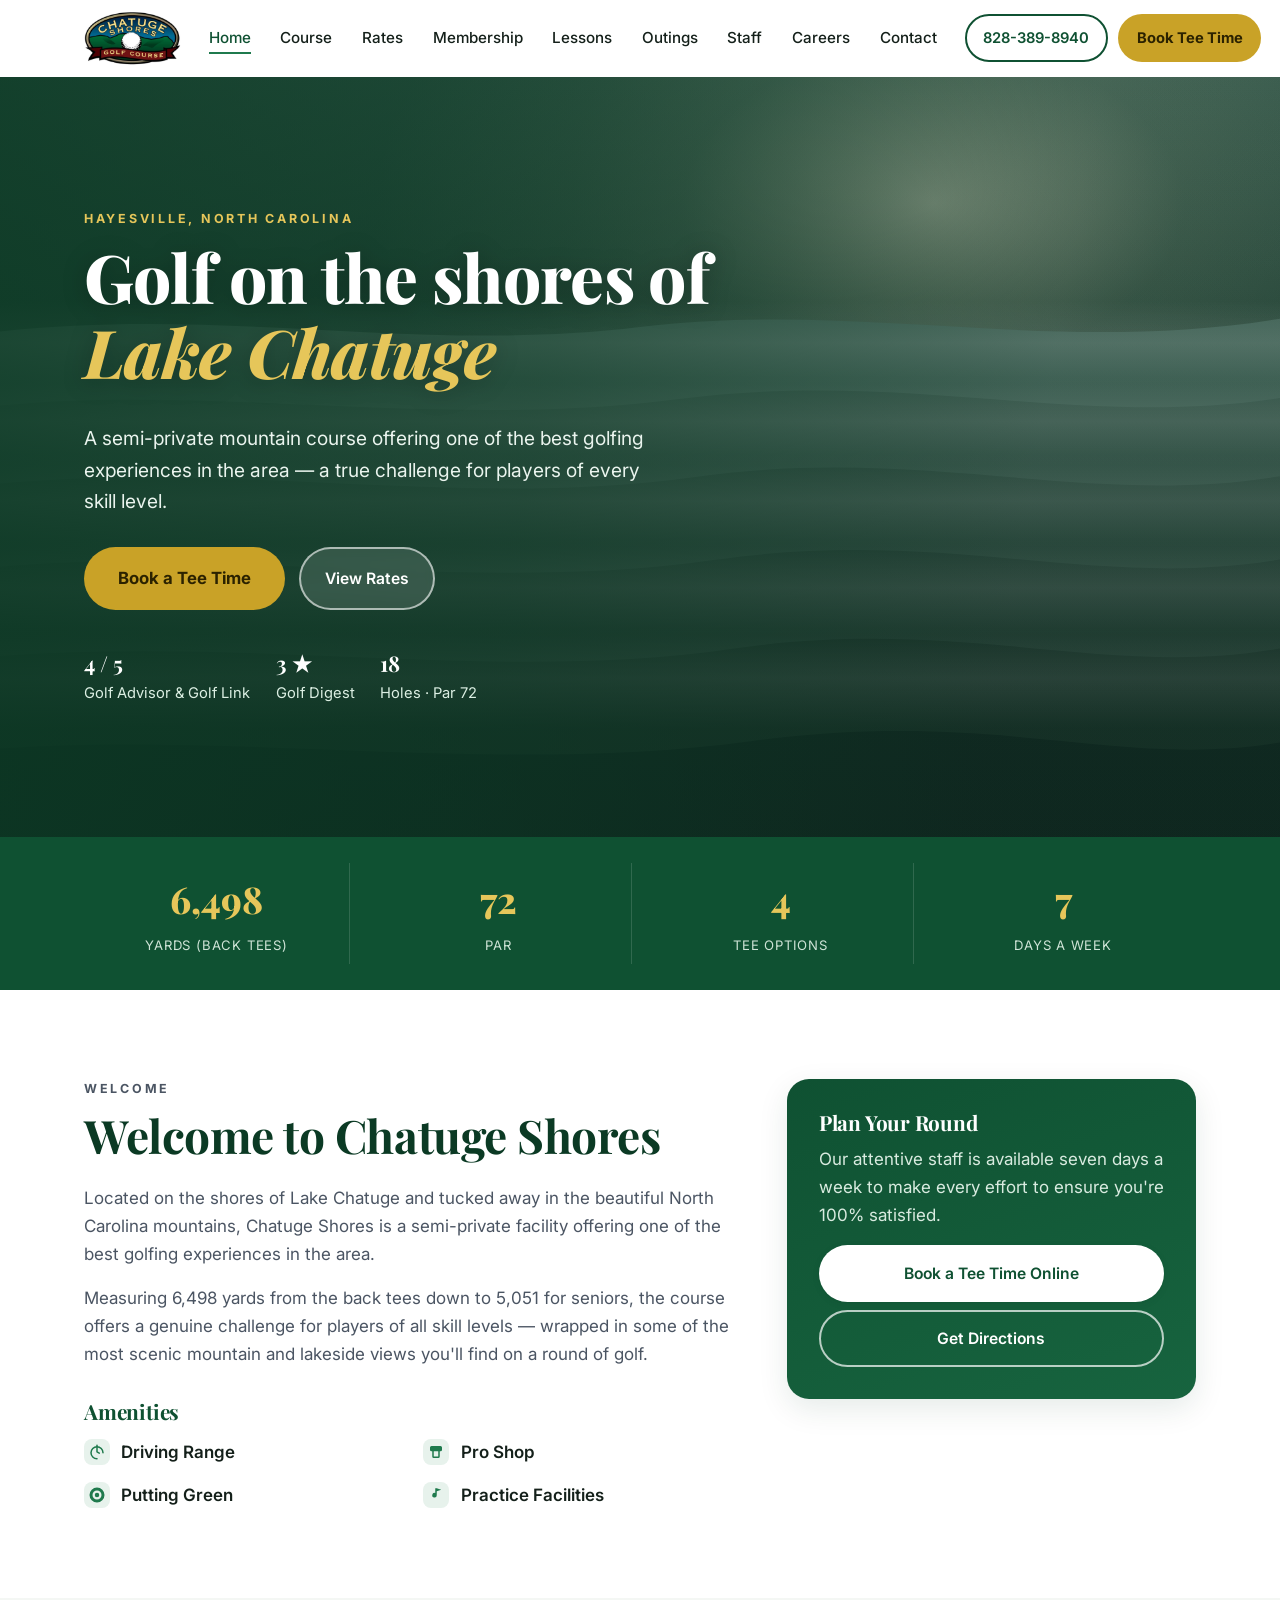
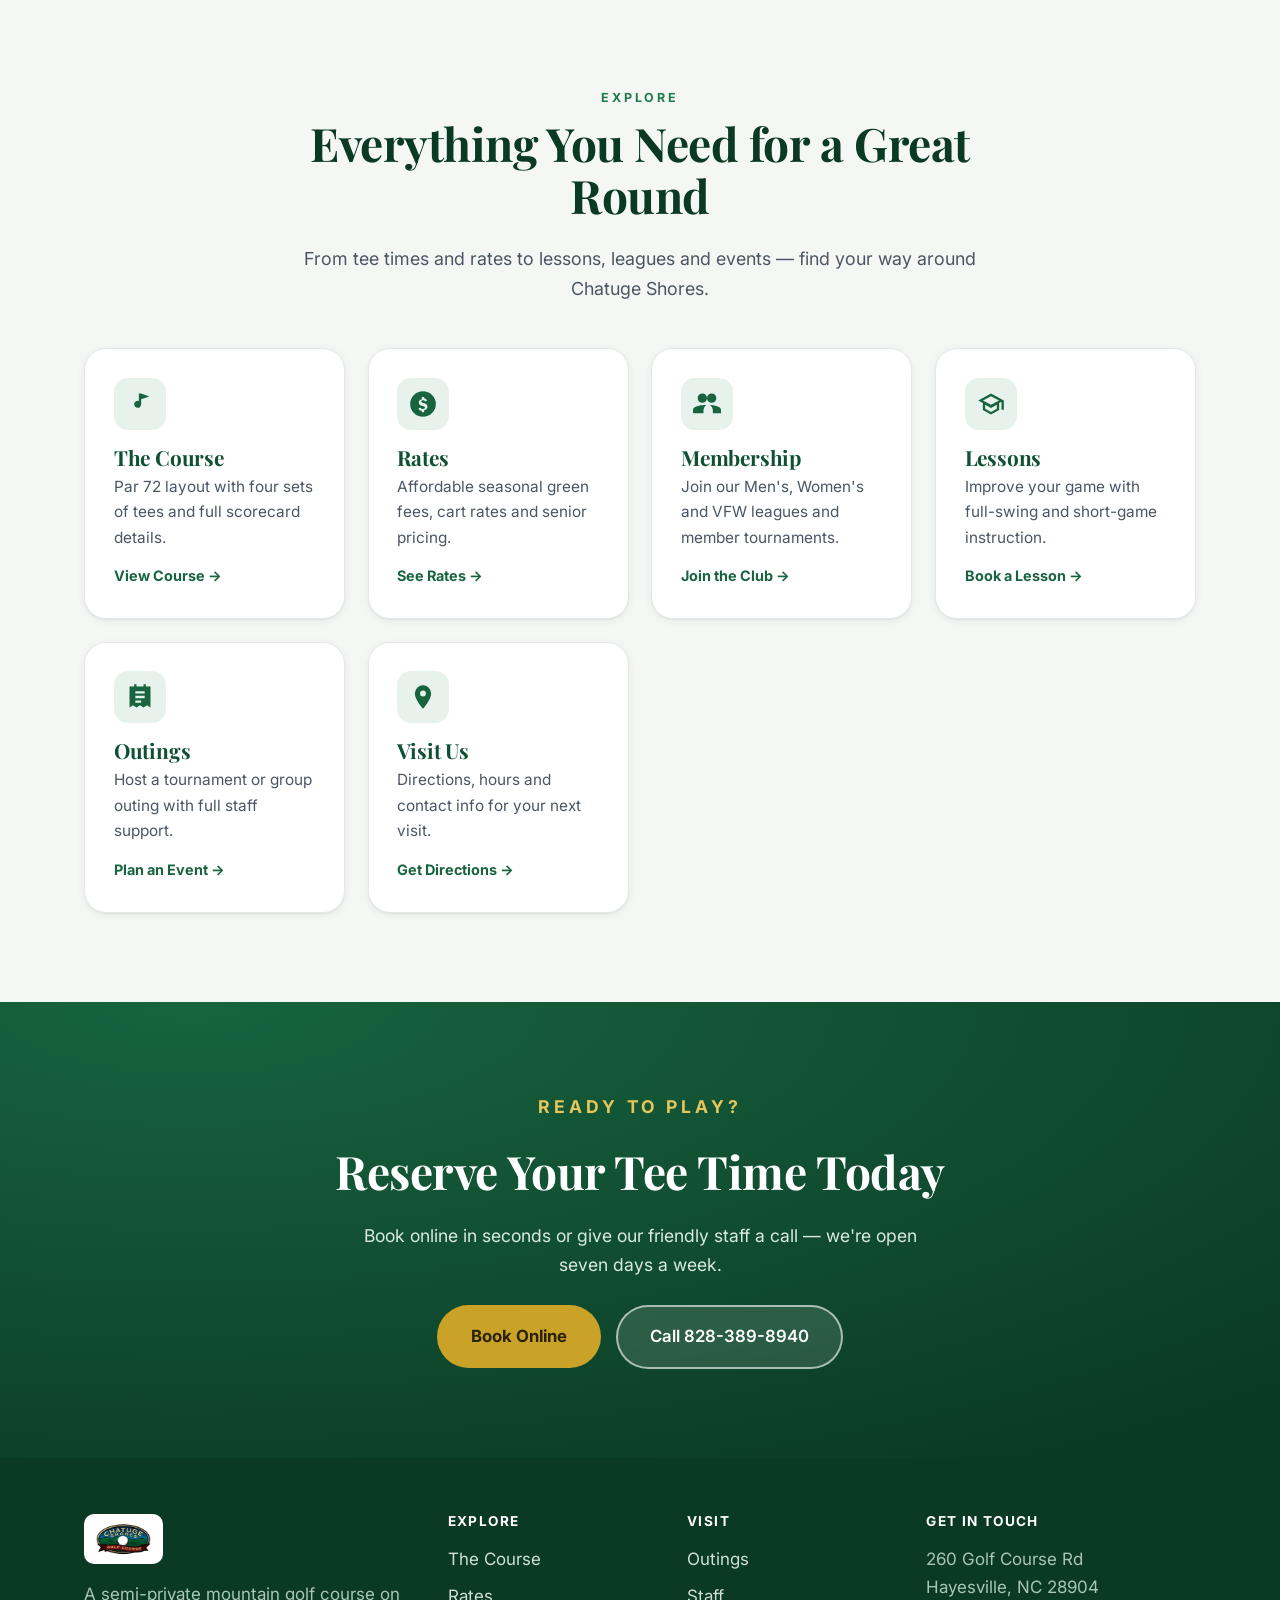
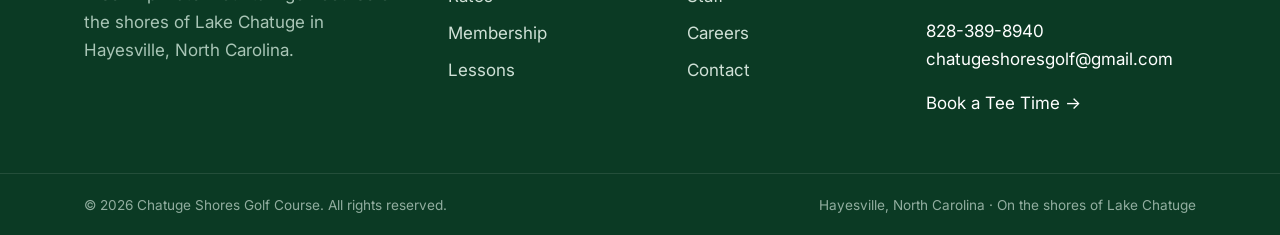
<file: index.html>
<!DOCTYPE html>
<html lang="en">
<head>
  <meta charset="UTF-8" />
  <meta name="viewport" content="width=device-width, initial-scale=1.0" />
  <title>Chatuge Shores Golf Course | Hayesville, NC</title>
  <meta name="description" content="Chatuge Shores Golf Course is a semi-private 18-hole golf course on the shores of Lake Chatuge in the North Carolina mountains. Book tee times online, driving range, pro shop and putting green." />
  <meta name="theme-color" content="#0f5132" />
  <meta property="og:title" content="Chatuge Shores Golf Course" />
  <meta property="og:description" content="One of the best golfing experiences in the North Carolina mountains, on the shores of Lake Chatuge." />
  <meta property="og:type" content="website" />
  <meta property="og:image" content="assets/hero.svg" />
  <link rel="icon" type="image/svg+xml" href="assets/favicon.svg" />
  <link rel="preconnect" href="https://fonts.googleapis.com" />
  <link rel="preconnect" href="https://fonts.gstatic.com" crossorigin />
  <link href="https://fonts.googleapis.com/css2?family=Playfair+Display:wght@600;700;800&family=Inter:wght@400;500;600;700&display=swap" rel="stylesheet" />
  <link rel="stylesheet" href="styles/style.css" />
  <script type="application/ld+json">
  {
    "@context": "https://schema.org",
    "@type": "GolfCourse",
    "name": "Chatuge Shores Golf Course",
    "image": "assets/hero.svg",
    "telephone": "+1-828-389-8940",
    "email": "chatugeshoresgolf@gmail.com",
    "address": {
      "@type": "PostalAddress",
      "streetAddress": "260 Golf Course Rd",
      "addressLocality": "Hayesville",
      "addressRegion": "NC",
      "postalCode": "28904",
      "addressCountry": "US"
    },
    "priceRange": "$$",
    "description": "Semi-private 18-hole golf course on the shores of Lake Chatuge in the North Carolina mountains."
  }
  </script>
</head>
<body>
  <a class="skip-link" href="#main">Skip to content</a>

  <header class="site-header" id="siteHeader">
    <div class="container header-inner">
      <a href="index.html" class="brand" aria-label="Chatuge Shores Golf Course home">
        <img src="assets/logo.png" alt="Chatuge Shores Golf Course" class="brand-logo" />
      </a>
      <nav class="main-nav" aria-label="Primary">
        <ul>
          <li><a href="index.html" data-nav="home">Home</a></li>
          <li><a href="course.html" data-nav="course">Course</a></li>
          <li><a href="rates.html" data-nav="rates">Rates</a></li>
          <li><a href="membership.html" data-nav="membership">Membership</a></li>
          <li><a href="instruction.html" data-nav="instruction">Lessons</a></li>
          <li><a href="outings.html" data-nav="outings">Outings</a></li>
          <li><a href="staff.html" data-nav="staff">Staff</a></li>
          <li><a href="careers.html" data-nav="careers">Careers</a></li>
          <li><a href="contact.html" data-nav="contact">Contact</a></li>
        </ul>
      </nav>
      <div class="header-actions">
        <a href="tel:+18283898940" class="btn btn-outline">828-389-8940</a>
        <a href="https://chatuge-shores-golf-course.book.teeitup.com/?course=8101" target="_blank" rel="noopener" class="btn btn-book">Book Tee Time</a>
      </div>
      <button class="nav-toggle" id="navToggle" aria-label="Open menu" aria-expanded="false" aria-controls="mobileNav">
        <span></span><span></span><span></span>
      </button>
    </div>
    <nav class="mobile-nav" id="mobileNav" aria-label="Mobile">
      <ul>
        <li><a href="index.html">Home</a></li>
        <li><a href="course.html">Course</a></li>
        <li><a href="rates.html">Rates</a></li>
        <li><a href="membership.html">Membership</a></li>
        <li><a href="instruction.html">Lessons</a></li>
        <li><a href="outings.html">Outings</a></li>
        <li><a href="staff.html">Staff</a></li>
        <li><a href="careers.html">Careers</a></li>
        <li><a href="contact.html">Contact</a></li>
        <li><a href="https://chatuge-shores-golf-course.book.teeitup.com/?course=8101" target="_blank" rel="noopener" class="mobile-call">Book a Tee Time Online</a></li>
        <li><a href="tel:+18283898940" class="mobile-call">Call 828-389-8940</a></li>
      </ul>
    </nav>
  </header>

  <main id="main">
    <!-- Hero -->
    <section class="hero" id="home">
      <div class="hero-media" aria-hidden="true"></div>
      <!--
        DRONE FLYOVER READY: When the aerial video is filmed, drop the file(s) into
        the assets/ folder as flyover.mp4 (and optionally flyover.webm), then remove
        this comment wrapper so the <video> below goes live. It autoplays muted and
        loops behind the headline; the mountain artwork stays as the poster/fallback.

      <video class="hero-video" autoplay muted loop playsinline poster="assets/hero.svg">
        <source src="assets/flyover.webm" type="video/webm" />
        <source src="assets/flyover.mp4" type="video/mp4" />
      </video>
      -->
      <div class="hero-overlay"></div>
      <div class="container hero-content">
        <div class="hero-inner">
          <p class="eyebrow">Hayesville, North Carolina</p>
          <h1>Golf on the shores of <span>Lake Chatuge</span></h1>
          <p class="hero-sub">A semi-private mountain course offering one of the best golfing experiences in the area &mdash; a true challenge for players of every skill level.</p>
          <div class="hero-actions">
            <a href="https://chatuge-shores-golf-course.book.teeitup.com/?course=8101" target="_blank" rel="noopener" class="btn btn-book btn-lg">Book a Tee Time</a>
            <a href="rates.html" class="btn btn-ghost">View Rates</a>
          </div>
          <ul class="hero-badges">
            <li><strong>4 / 5</strong> Golf Advisor &amp; Golf Link</li>
            <li><strong>3 &#9733;</strong> Golf Digest</li>
            <li><strong>18</strong> Holes &middot; Par 72</li>
          </ul>
        </div>
      </div>
    </section>

    <!-- Facts strip -->
    <section class="facts" aria-label="Course at a glance">
      <div class="container facts-grid">
        <div class="fact"><span class="fact-num">6,498</span><span class="fact-label">Yards (Back Tees)</span></div>
        <div class="fact"><span class="fact-num">72</span><span class="fact-label">Par</span></div>
        <div class="fact"><span class="fact-num">4</span><span class="fact-label">Tee Options</span></div>
        <div class="fact"><span class="fact-num">7</span><span class="fact-label">Days a Week</span></div>
      </div>
    </section>

    <!-- Welcome / intro -->
    <section class="section">
      <div class="container about-grid">
        <div class="about-copy">
          <p class="eyebrow">Welcome</p>
          <h2>Welcome to Chatuge Shores</h2>
          <p>Located on the shores of Lake Chatuge and tucked away in the beautiful North Carolina mountains, Chatuge Shores is a semi-private facility offering one of the best golfing experiences in the area.</p>
          <p>Measuring 6,498 yards from the back tees down to 5,051 for seniors, the course offers a genuine challenge for players of all skill levels &mdash; wrapped in some of the most scenic mountain and lakeside views you'll find on a round of golf.</p>
          <div class="amenities">
            <h3>Amenities</h3>
            <ul class="amenity-list">
              <li>
                <svg viewBox="0 0 24 24" aria-hidden="true"><path fill="currentColor" d="M12 2a1 1 0 0 1 1 1v8.28l2.5 1.44a1 1 0 1 1-1 1.73l-3-1.73A1 1 0 0 1 11 12V3a1 1 0 0 1 1-1Z"/><path fill="currentColor" d="M12 22a9 9 0 1 1 9-9 1 1 0 1 1-2 0 7 7 0 1 0-7 7 1 1 0 1 1 0 2Z"/></svg>
                Driving Range
              </li>
              <li>
                <svg viewBox="0 0 24 24" aria-hidden="true"><path fill="currentColor" d="M4 6a2 2 0 0 1 2-2h12a2 2 0 0 1 2 2v3a2 2 0 0 1-2 2h-1v7a2 2 0 0 1-2 2H9a2 2 0 0 1-2-2v-7H6a2 2 0 0 1-2-2V6Zm5 5v7h6v-7H9Z"/></svg>
                Pro Shop
              </li>
              <li>
                <svg viewBox="0 0 24 24" aria-hidden="true"><path fill="currentColor" d="M12 2a10 10 0 1 0 10 10A10 10 0 0 0 12 2Zm0 4a6 6 0 1 1-6 6 6 6 0 0 1 6-6Zm0 3a3 3 0 1 0 3 3 3 3 0 0 0-3-3Z"/></svg>
                Putting Green
              </li>
              <li>
                <svg viewBox="0 0 24 24" aria-hidden="true"><path fill="currentColor" d="M13 3v9.28a3 3 0 1 1-2-2.83V3h2ZM13 3l6 2-6 2V3Z"/></svg>
                Practice Facilities
              </li>
            </ul>
          </div>
        </div>
        <aside class="about-card">
          <h3>Plan Your Round</h3>
          <p>Our attentive staff is available seven days a week to make every effort to ensure you're 100% satisfied.</p>
          <a href="https://chatuge-shores-golf-course.book.teeitup.com/?course=8101" target="_blank" rel="noopener" class="btn btn-primary btn-block">Book a Tee Time Online</a>
          <a href="contact.html" class="btn btn-outline btn-block">Get Directions</a>
        </aside>
      </div>
    </section>

    <!-- Quick links -->
    <section class="section section-alt">
      <div class="container">
        <div class="section-head center">
          <p class="eyebrow">Explore</p>
          <h2>Everything You Need for a Great Round</h2>
          <p class="section-lead">From tee times and rates to lessons, leagues and events &mdash; find your way around Chatuge Shores.</p>
        </div>
        <div class="quicklinks">
          <a class="quicklink" href="course.html">
            <span class="ql-icon"><svg viewBox="0 0 24 24"><path fill="currentColor" d="M13 3v9.28a3 3 0 1 1-2-2.83V3h2ZM13 3l7 2.5L13 8V3Z"/></svg></span>
            <h3>The Course</h3>
            <p>Par 72 layout with four sets of tees and full scorecard details.</p>
            <span class="ql-more">View Course &rarr;</span>
          </a>
          <a class="quicklink" href="rates.html">
            <span class="ql-icon"><svg viewBox="0 0 24 24"><path fill="currentColor" d="M12 1a11 11 0 1 0 11 11A11 11 0 0 0 12 1Zm1 17v1h-2v-1a4 4 0 0 1-3-2l1.7-1a2.4 2.4 0 0 0 2.3 1.3c1 0 1.7-.4 1.7-1.2 0-.7-.5-1-2-1.4-1.7-.5-3.3-1-3.3-3 0-1.5 1.1-2.5 2.6-2.8V6h2v1.1a3.6 3.6 0 0 1 2.6 1.8l-1.7 1a1.9 1.9 0 0 0-1.9-1.1c-1 0-1.5.5-1.5 1.1 0 .7.6.9 2 1.3 1.8.5 3.3 1.1 3.3 3.1 0 1.5-1.1 2.6-2.7 2.9Z"/></svg></span>
            <h3>Rates</h3>
            <p>Affordable seasonal green fees, cart rates and senior pricing.</p>
            <span class="ql-more">See Rates &rarr;</span>
          </a>
          <a class="quicklink" href="membership.html">
            <span class="ql-icon"><svg viewBox="0 0 24 24"><path fill="currentColor" d="M16 11a4 4 0 1 0-4-4 4 4 0 0 0 4 4Zm-8 0a4 4 0 1 0-4-4 4 4 0 0 0 4 4Zm0 2c-2.7 0-8 1.3-8 4v3h9v-3a5 5 0 0 1 2.2-4A13 13 0 0 0 8 13Zm8 0a13 13 0 0 0-1.6.1A5 5 0 0 1 17 17v3h7v-3c0-2.7-5.3-4-8-4Z"/></svg></span>
            <h3>Membership</h3>
            <p>Join our Men's, Women's and VFW leagues and member tournaments.</p>
            <span class="ql-more">Join the Club &rarr;</span>
          </a>
          <a class="quicklink" href="instruction.html">
            <span class="ql-icon"><svg viewBox="0 0 24 24"><path fill="currentColor" d="M12 3 1 9l4 2.2v6L12 21l7-3.8v-6l2-1.1V17h2V9L12 3Zm6.9 6L12 12.7 5.1 9 12 5.3 18.9 9ZM12 18.8 7 16.1v-3.4l5 2.7 5-2.7v3.4Z"/></svg></span>
            <h3>Lessons</h3>
            <p>Improve your game with full-swing and short-game instruction.</p>
            <span class="ql-more">Book a Lesson &rarr;</span>
          </a>
          <a class="quicklink" href="outings.html">
            <span class="ql-icon"><svg viewBox="0 0 24 24"><path fill="currentColor" d="M17 3h4v18l-3-2-3 2-3-2-3 2-3-2-3 2V3h4V1h2v2h6V1h2v2Zm-9 6h8V7H8v2Zm0 4h8v-2H8v2Zm0 4h5v-2H8v2Z"/></svg></span>
            <h3>Outings</h3>
            <p>Host a tournament or group outing with full staff support.</p>
            <span class="ql-more">Plan an Event &rarr;</span>
          </a>
          <a class="quicklink" href="contact.html">
            <span class="ql-icon"><svg viewBox="0 0 24 24"><path fill="currentColor" d="M12 2a7 7 0 0 0-7 7c0 5.25 7 13 7 13s7-7.75 7-13a7 7 0 0 0-7-7Zm0 9.5A2.5 2.5 0 1 1 14.5 9 2.5 2.5 0 0 1 12 11.5Z"/></svg></span>
            <h3>Visit Us</h3>
            <p>Directions, hours and contact info for your next visit.</p>
            <span class="ql-more">Get Directions &rarr;</span>
          </a>
        </div>
      </div>
    </section>

    <!-- CTA band -->
    <section class="section cta-band">
      <div class="container">
        <p class="eyebrow light">Ready to Play?</p>
        <h2>Reserve Your Tee Time Today</h2>
        <p>Book online in seconds or give our friendly staff a call &mdash; we're open seven days a week.</p>
        <div class="btn-row">
          <a href="https://chatuge-shores-golf-course.book.teeitup.com/?course=8101" target="_blank" rel="noopener" class="btn btn-book btn-lg">Book Online</a>
          <a href="tel:+18283898940" class="btn btn-ghost btn-lg">Call 828-389-8940</a>
        </div>
      </div>
    </section>
  </main>

  <!-- Footer placeholder replaced by shared markup below -->
  <footer class="site-footer">
    <div class="container footer-grid">
      <div class="footer-brand">
        <img src="assets/logo.png" alt="Chatuge Shores Golf Course" class="footer-logo" />
        <p>A semi-private mountain golf course on the shores of Lake Chatuge in Hayesville, North Carolina.</p>
      </div>
      <div class="footer-col">
        <h4>Explore</h4>
        <ul>
          <li><a href="course.html">The Course</a></li>
          <li><a href="rates.html">Rates</a></li>
          <li><a href="membership.html">Membership</a></li>
          <li><a href="instruction.html">Lessons</a></li>
        </ul>
      </div>
      <div class="footer-col">
        <h4>Visit</h4>
        <ul>
          <li><a href="outings.html">Outings</a></li>
          <li><a href="staff.html">Staff</a></li>
          <li><a href="careers.html">Careers</a></li>
          <li><a href="contact.html">Contact</a></li>
        </ul>
      </div>
      <div class="footer-col footer-contact">
        <h4>Get in Touch</h4>
        <p>260 Golf Course Rd<br />Hayesville, NC 28904</p>
        <p><a href="tel:+18283898940">828-389-8940</a><br /><a href="mailto:chatugeshoresgolf@gmail.com">chatugeshoresgolf@gmail.com</a></p>
        <p><a href="https://chatuge-shores-golf-course.book.teeitup.com/?course=8101" target="_blank" rel="noopener">Book a Tee Time &rarr;</a></p>
      </div>
    </div>
    <div class="footer-bottom">
      <div class="container">
        <p>&copy; <span id="year"></span> Chatuge Shores Golf Course. All rights reserved.</p>
        <p>Hayesville, North Carolina &middot; On the shores of Lake Chatuge</p>
      </div>
    </div>
  </footer>

  <a href="tel:+18283898940" class="fab-call" aria-label="Call Chatuge Shores Golf Course">
    <svg viewBox="0 0 24 24" width="24" height="24" aria-hidden="true"><path fill="currentColor" d="M6.62 10.79a15.05 15.05 0 0 0 6.59 6.59l2.2-2.2a1 1 0 0 1 1.02-.24 11.36 11.36 0 0 0 3.57.57 1 1 0 0 1 1 1V20a1 1 0 0 1-1 1A17 17 0 0 1 3 4a1 1 0 0 1 1-1h3.5a1 1 0 0 1 1 1c0 1.25.2 2.45.57 3.57a1 1 0 0 1-.25 1.02l-2.2 2.2Z"/></svg>
  </a>

  <script src="scripts/main.js" defer></script>
</body>
</html>
</file>
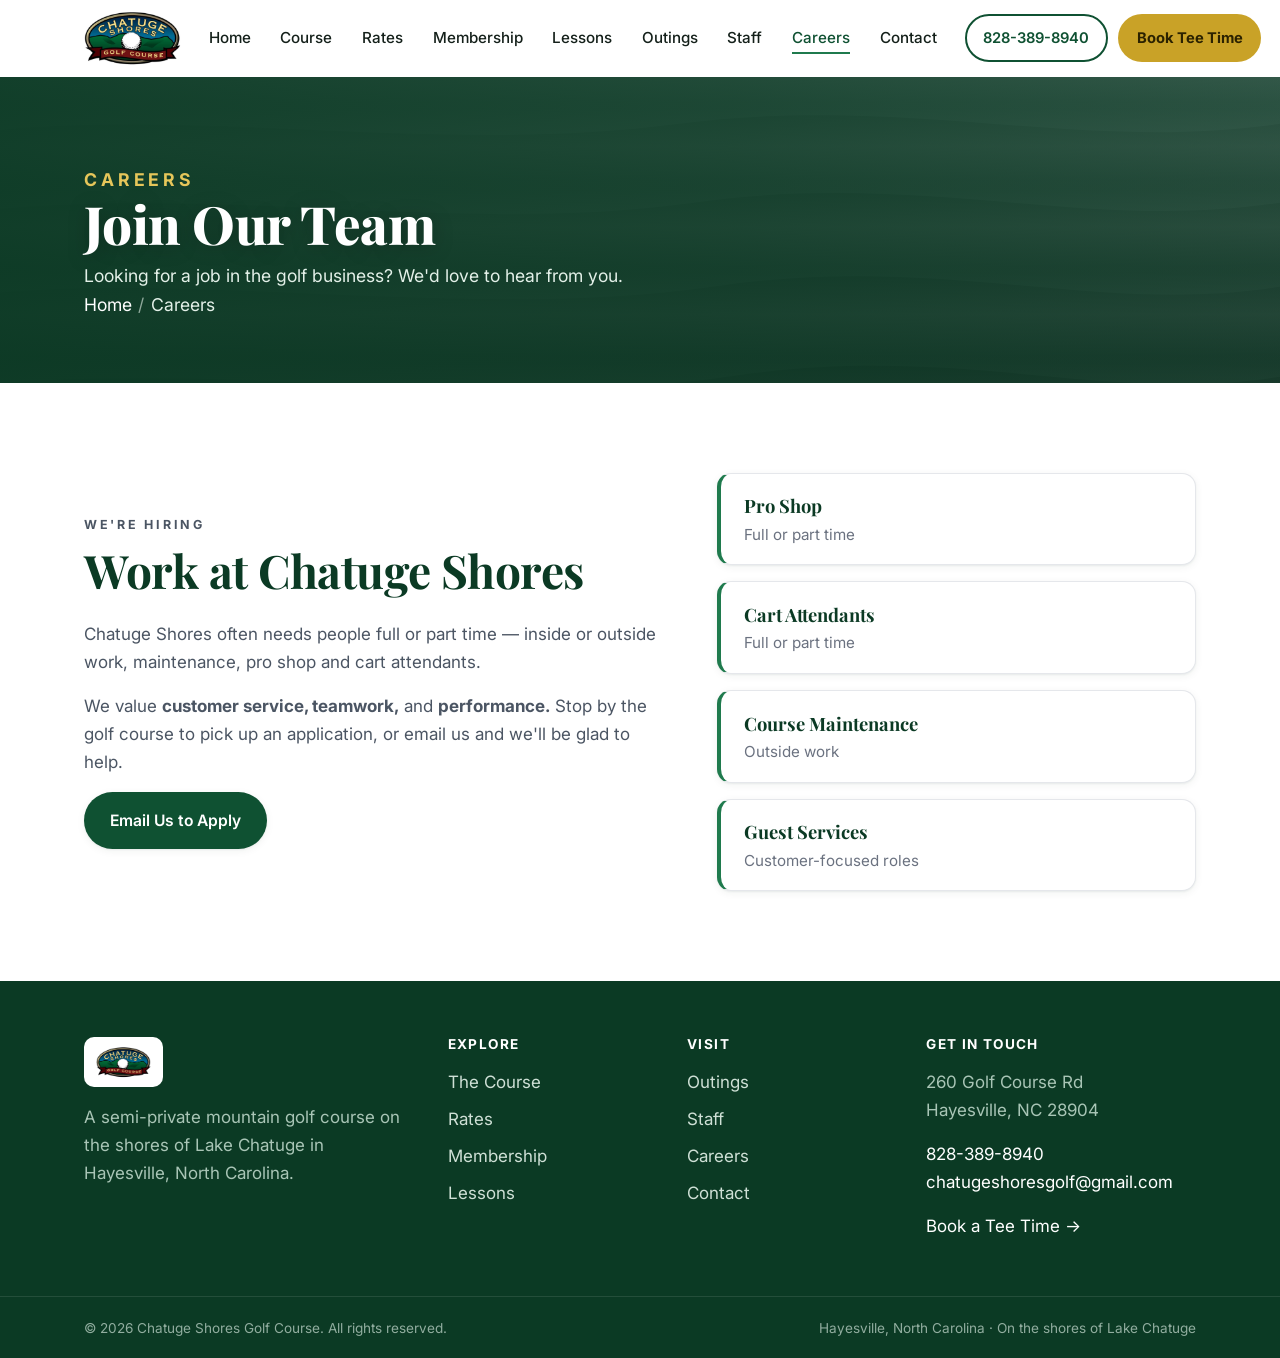
<file: careers.html>
<!DOCTYPE html>
<html lang="en">
<head>
  <meta charset="UTF-8" />
  <meta name="viewport" content="width=device-width, initial-scale=1.0" />
  <title>Careers | Chatuge Shores Golf Course</title>
  <meta name="description" content="Join the team at Chatuge Shores Golf Course. Full and part-time positions in the pro shop, cart services and course maintenance. Email your application." />
  <meta name="theme-color" content="#0f5132" />
  <link rel="icon" type="image/svg+xml" href="assets/favicon.svg" />
  <link rel="preconnect" href="https://fonts.googleapis.com" />
  <link rel="preconnect" href="https://fonts.gstatic.com" crossorigin />
  <link href="https://fonts.googleapis.com/css2?family=Playfair+Display:wght@600;700;800&family=Inter:wght@400;500;600;700&display=swap" rel="stylesheet" />
  <link rel="stylesheet" href="styles/style.css" />
</head>
<body>
  <a class="skip-link" href="#main">Skip to content</a>

  <header class="site-header" id="siteHeader">
    <div class="container header-inner">
      <a href="index.html" class="brand" aria-label="Chatuge Shores Golf Course home">
        <img src="assets/logo.png" alt="Chatuge Shores Golf Course" class="brand-logo" />
      </a>
      <nav class="main-nav" aria-label="Primary">
        <ul>
          <li><a href="index.html" data-nav="home">Home</a></li>
          <li><a href="course.html" data-nav="course">Course</a></li>
          <li><a href="rates.html" data-nav="rates">Rates</a></li>
          <li><a href="membership.html" data-nav="membership">Membership</a></li>
          <li><a href="instruction.html" data-nav="instruction">Lessons</a></li>
          <li><a href="outings.html" data-nav="outings">Outings</a></li>
          <li><a href="staff.html" data-nav="staff">Staff</a></li>
          <li><a href="careers.html" data-nav="careers">Careers</a></li>
          <li><a href="contact.html" data-nav="contact">Contact</a></li>
        </ul>
      </nav>
      <div class="header-actions">
        <a href="tel:+18283898940" class="btn btn-outline">828-389-8940</a>
        <a href="https://chatuge-shores-golf-course.book.teeitup.com/?course=8101" target="_blank" rel="noopener" class="btn btn-book">Book Tee Time</a>
      </div>
      <button class="nav-toggle" id="navToggle" aria-label="Open menu" aria-expanded="false" aria-controls="mobileNav">
        <span></span><span></span><span></span>
      </button>
    </div>
    <nav class="mobile-nav" id="mobileNav" aria-label="Mobile">
      <ul>
        <li><a href="index.html">Home</a></li>
        <li><a href="course.html">Course</a></li>
        <li><a href="rates.html">Rates</a></li>
        <li><a href="membership.html">Membership</a></li>
        <li><a href="instruction.html">Lessons</a></li>
        <li><a href="outings.html">Outings</a></li>
        <li><a href="staff.html">Staff</a></li>
        <li><a href="careers.html">Careers</a></li>
        <li><a href="contact.html">Contact</a></li>
        <li><a href="https://chatuge-shores-golf-course.book.teeitup.com/?course=8101" target="_blank" rel="noopener" class="mobile-call">Book a Tee Time Online</a></li>
        <li><a href="tel:+18283898940" class="mobile-call">Call 828-389-8940</a></li>
      </ul>
    </nav>
  </header>

  <main id="main">
    <section class="page-banner">
      <div class="container">
        <p class="eyebrow">Careers</p>
        <h1>Join Our Team</h1>
        <p>Looking for a job in the golf business? We'd love to hear from you.</p>
        <p class="breadcrumb"><a href="index.html">Home</a><span>/</span>Careers</p>
      </div>
    </section>

    <section class="section">
      <div class="container careers-grid">
        <div>
          <p class="eyebrow">We're Hiring</p>
          <h2>Work at Chatuge Shores</h2>
          <p>Chatuge Shores often needs people full or part time &mdash; inside or outside work, maintenance, pro shop and cart attendants.</p>
          <p>We value <strong>customer service, teamwork,</strong> and <strong>performance.</strong> Stop by the golf course to pick up an application, or email us and we'll be glad to help.</p>
          <a href="mailto:chatugeshoresgolf@gmail.com?subject=Employment%20Application" class="btn btn-primary">Email Us to Apply</a>
        </div>
        <ul class="feature-list">
          <li><strong>Pro Shop</strong><span>Full or part time</span></li>
          <li><strong>Cart Attendants</strong><span>Full or part time</span></li>
          <li><strong>Course Maintenance</strong><span>Outside work</span></li>
          <li><strong>Guest Services</strong><span>Customer-focused roles</span></li>
        </ul>
      </div>
    </section>
  </main>

  <footer class="site-footer">
    <div class="container footer-grid">
      <div class="footer-brand">
        <img src="assets/logo.png" alt="Chatuge Shores Golf Course" class="footer-logo" />
        <p>A semi-private mountain golf course on the shores of Lake Chatuge in Hayesville, North Carolina.</p>
      </div>
      <div class="footer-col">
        <h4>Explore</h4>
        <ul>
          <li><a href="course.html">The Course</a></li>
          <li><a href="rates.html">Rates</a></li>
          <li><a href="membership.html">Membership</a></li>
          <li><a href="instruction.html">Lessons</a></li>
        </ul>
      </div>
      <div class="footer-col">
        <h4>Visit</h4>
        <ul>
          <li><a href="outings.html">Outings</a></li>
          <li><a href="staff.html">Staff</a></li>
          <li><a href="careers.html">Careers</a></li>
          <li><a href="contact.html">Contact</a></li>
        </ul>
      </div>
      <div class="footer-col footer-contact">
        <h4>Get in Touch</h4>
        <p>260 Golf Course Rd<br />Hayesville, NC 28904</p>
        <p><a href="tel:+18283898940">828-389-8940</a><br /><a href="mailto:chatugeshoresgolf@gmail.com">chatugeshoresgolf@gmail.com</a></p>
        <p><a href="https://chatuge-shores-golf-course.book.teeitup.com/?course=8101" target="_blank" rel="noopener">Book a Tee Time &rarr;</a></p>
      </div>
    </div>
    <div class="footer-bottom">
      <div class="container">
        <p>&copy; <span id="year"></span> Chatuge Shores Golf Course. All rights reserved.</p>
        <p>Hayesville, North Carolina &middot; On the shores of Lake Chatuge</p>
      </div>
    </div>
  </footer>

  <a href="tel:+18283898940" class="fab-call" aria-label="Call Chatuge Shores Golf Course">
    <svg viewBox="0 0 24 24" width="24" height="24" aria-hidden="true"><path fill="currentColor" d="M6.62 10.79a15.05 15.05 0 0 0 6.59 6.59l2.2-2.2a1 1 0 0 1 1.02-.24 11.36 11.36 0 0 0 3.57.57 1 1 0 0 1 1 1V20a1 1 0 0 1-1 1A17 17 0 0 1 3 4a1 1 0 0 1 1-1h3.5a1 1 0 0 1 1 1c0 1.25.2 2.45.57 3.57a1 1 0 0 1-.25 1.02l-2.2 2.2Z"/></svg>
  </a>

  <script src="scripts/main.js" defer></script>
</body>
</html>
</file>
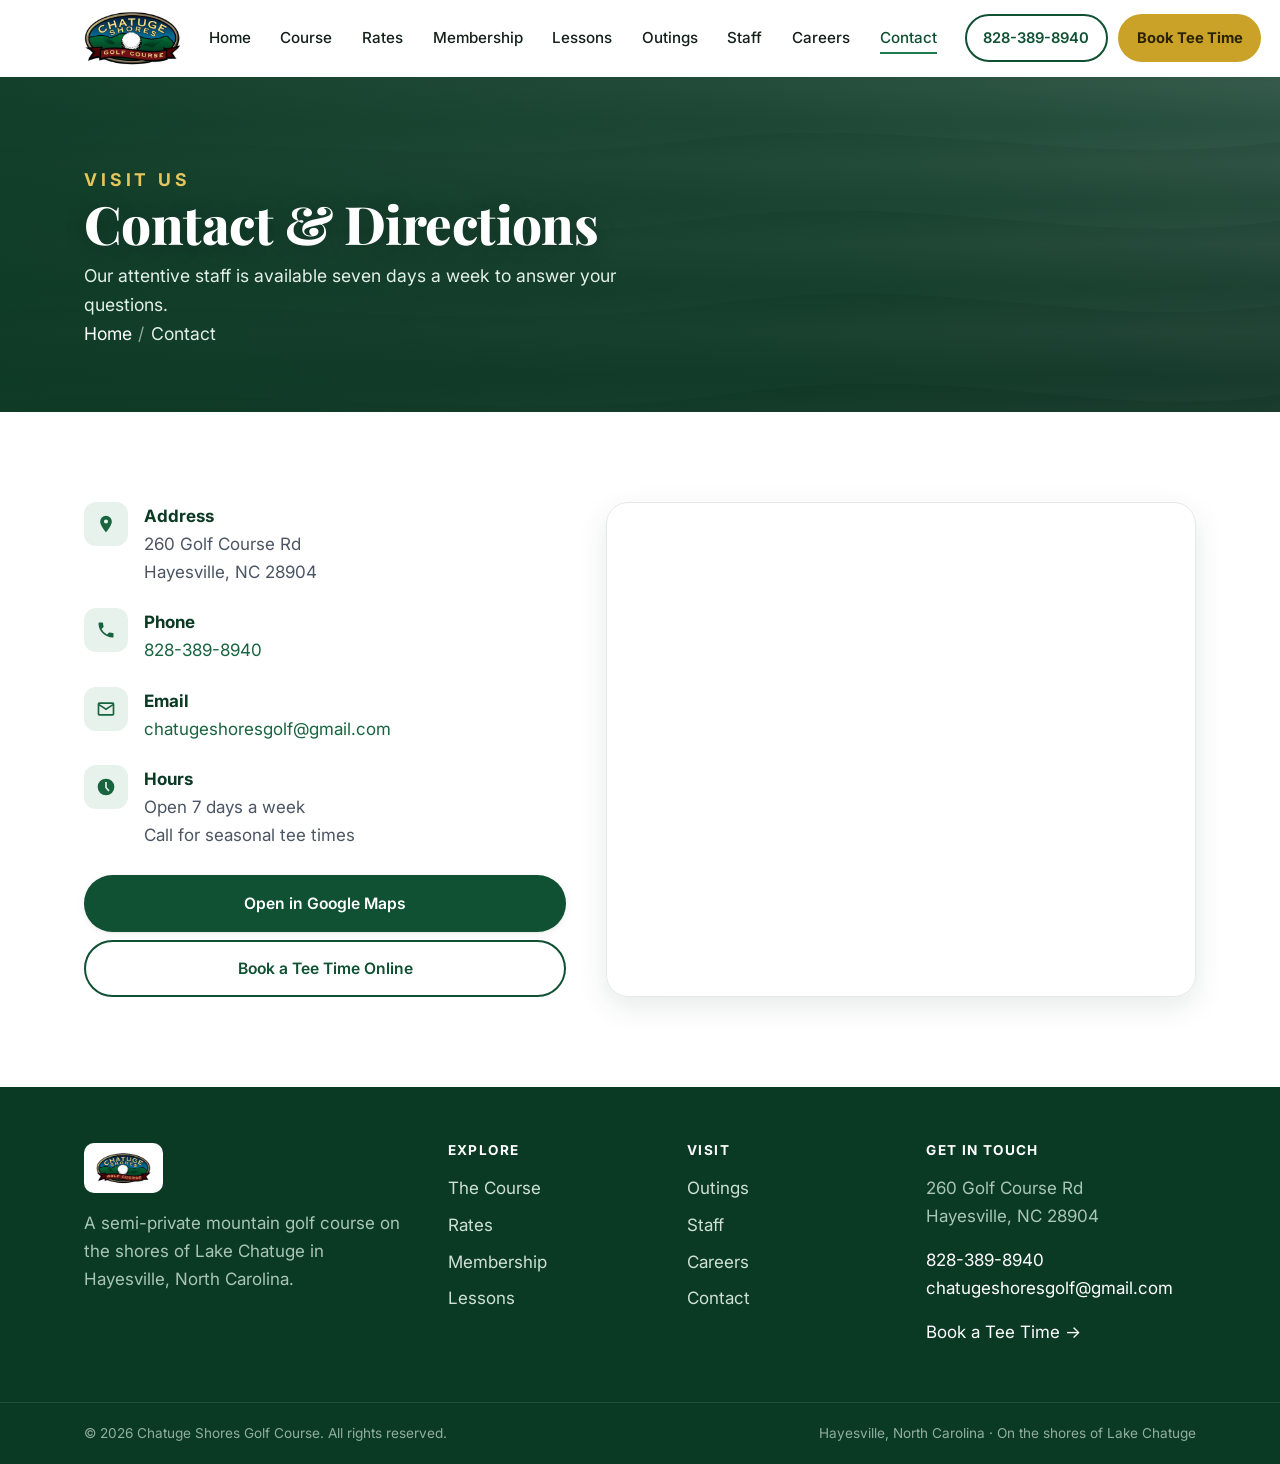
<file: contact.html>
<!DOCTYPE html>
<html lang="en">
<head>
  <meta charset="UTF-8" />
  <meta name="viewport" content="width=device-width, initial-scale=1.0" />
  <title>Contact &amp; Directions | Chatuge Shores Golf Course</title>
  <meta name="description" content="Visit Chatuge Shores Golf Course at 260 Golf Course Rd, Hayesville, NC 28904. Open 7 days a week. Call 828-389-8940 or email chatugeshoresgolf@gmail.com." />
  <meta name="theme-color" content="#0f5132" />
  <link rel="icon" type="image/svg+xml" href="assets/favicon.svg" />
  <link rel="preconnect" href="https://fonts.googleapis.com" />
  <link rel="preconnect" href="https://fonts.gstatic.com" crossorigin />
  <link href="https://fonts.googleapis.com/css2?family=Playfair+Display:wght@600;700;800&family=Inter:wght@400;500;600;700&display=swap" rel="stylesheet" />
  <link rel="stylesheet" href="styles/style.css" />
</head>
<body>
  <a class="skip-link" href="#main">Skip to content</a>

  <header class="site-header" id="siteHeader">
    <div class="container header-inner">
      <a href="index.html" class="brand" aria-label="Chatuge Shores Golf Course home">
        <img src="assets/logo.png" alt="Chatuge Shores Golf Course" class="brand-logo" />
      </a>
      <nav class="main-nav" aria-label="Primary">
        <ul>
          <li><a href="index.html" data-nav="home">Home</a></li>
          <li><a href="course.html" data-nav="course">Course</a></li>
          <li><a href="rates.html" data-nav="rates">Rates</a></li>
          <li><a href="membership.html" data-nav="membership">Membership</a></li>
          <li><a href="instruction.html" data-nav="instruction">Lessons</a></li>
          <li><a href="outings.html" data-nav="outings">Outings</a></li>
          <li><a href="staff.html" data-nav="staff">Staff</a></li>
          <li><a href="careers.html" data-nav="careers">Careers</a></li>
          <li><a href="contact.html" data-nav="contact">Contact</a></li>
        </ul>
      </nav>
      <div class="header-actions">
        <a href="tel:+18283898940" class="btn btn-outline">828-389-8940</a>
        <a href="https://chatuge-shores-golf-course.book.teeitup.com/?course=8101" target="_blank" rel="noopener" class="btn btn-book">Book Tee Time</a>
      </div>
      <button class="nav-toggle" id="navToggle" aria-label="Open menu" aria-expanded="false" aria-controls="mobileNav">
        <span></span><span></span><span></span>
      </button>
    </div>
    <nav class="mobile-nav" id="mobileNav" aria-label="Mobile">
      <ul>
        <li><a href="index.html">Home</a></li>
        <li><a href="course.html">Course</a></li>
        <li><a href="rates.html">Rates</a></li>
        <li><a href="membership.html">Membership</a></li>
        <li><a href="instruction.html">Lessons</a></li>
        <li><a href="outings.html">Outings</a></li>
        <li><a href="staff.html">Staff</a></li>
        <li><a href="careers.html">Careers</a></li>
        <li><a href="contact.html">Contact</a></li>
        <li><a href="https://chatuge-shores-golf-course.book.teeitup.com/?course=8101" target="_blank" rel="noopener" class="mobile-call">Book a Tee Time Online</a></li>
        <li><a href="tel:+18283898940" class="mobile-call">Call 828-389-8940</a></li>
      </ul>
    </nav>
  </header>

  <main id="main">
    <section class="page-banner">
      <div class="container">
        <p class="eyebrow">Visit Us</p>
        <h1>Contact &amp; Directions</h1>
        <p>Our attentive staff is available seven days a week to answer your questions.</p>
        <p class="breadcrumb"><a href="index.html">Home</a><span>/</span>Contact</p>
      </div>
    </section>

    <section class="section">
      <div class="container">
        <div class="contact-grid">
          <div class="contact-info">
            <ul class="contact-list">
              <li>
                <span class="contact-icon" aria-hidden="true">
                  <svg viewBox="0 0 24 24" width="20" height="20"><path fill="currentColor" d="M12 2a7 7 0 0 0-7 7c0 5.25 7 13 7 13s7-7.75 7-13a7 7 0 0 0-7-7Zm0 9.5A2.5 2.5 0 1 1 14.5 9 2.5 2.5 0 0 1 12 11.5Z"/></svg>
                </span>
                <span><strong>Address</strong><br />260 Golf Course Rd<br />Hayesville, NC 28904</span>
              </li>
              <li>
                <span class="contact-icon" aria-hidden="true">
                  <svg viewBox="0 0 24 24" width="20" height="20"><path fill="currentColor" d="M6.62 10.79a15.05 15.05 0 0 0 6.59 6.59l2.2-2.2a1 1 0 0 1 1.02-.24 11.36 11.36 0 0 0 3.57.57 1 1 0 0 1 1 1V20a1 1 0 0 1-1 1A17 17 0 0 1 3 4a1 1 0 0 1 1-1h3.5a1 1 0 0 1 1 1c0 1.25.2 2.45.57 3.57a1 1 0 0 1-.25 1.02l-2.2 2.2Z"/></svg>
                </span>
                <span><strong>Phone</strong><br /><a href="tel:+18283898940">828-389-8940</a></span>
              </li>
              <li>
                <span class="contact-icon" aria-hidden="true">
                  <svg viewBox="0 0 24 24" width="20" height="20"><path fill="currentColor" d="M4 4h16a2 2 0 0 1 2 2v12a2 2 0 0 1-2 2H4a2 2 0 0 1-2-2V6a2 2 0 0 1 2-2Zm8 7 8-5H4l8 5Zm0 2.5L4 8v10h16V8l-8 5.5Z"/></svg>
                </span>
                <span><strong>Email</strong><br /><a href="mailto:chatugeshoresgolf@gmail.com">chatugeshoresgolf@gmail.com</a></span>
              </li>
              <li>
                <span class="contact-icon" aria-hidden="true">
                  <svg viewBox="0 0 24 24" width="20" height="20"><path fill="currentColor" d="M12 2a10 10 0 1 0 10 10A10 10 0 0 0 12 2Zm1 10.59 3.3 3.3-1.42 1.42L11 13V6h2v6.59Z"/></svg>
                </span>
                <span><strong>Hours</strong><br />Open 7 days a week<br />Call for seasonal tee times</span>
              </li>
            </ul>
            <a href="https://www.google.com/maps/dir/?api=1&destination=260+Golf+Course+Rd+Hayesville+NC+28904" target="_blank" rel="noopener" class="btn btn-primary btn-block">Open in Google Maps</a>
            <a href="https://chatuge-shores-golf-course.book.teeitup.com/?course=8101" target="_blank" rel="noopener" class="btn btn-outline btn-block">Book a Tee Time Online</a>
          </div>
          <div class="map-wrap">
            <iframe
              title="Map to Chatuge Shores Golf Course"
              src="https://www.google.com/maps?q=260+Golf+Course+Rd,+Hayesville,+NC+28904&output=embed"
              loading="lazy"
              referrerpolicy="no-referrer-when-downgrade"
              allowfullscreen></iframe>
          </div>
        </div>
      </div>
    </section>
  </main>

  <footer class="site-footer">
    <div class="container footer-grid">
      <div class="footer-brand">
        <img src="assets/logo.png" alt="Chatuge Shores Golf Course" class="footer-logo" />
        <p>A semi-private mountain golf course on the shores of Lake Chatuge in Hayesville, North Carolina.</p>
      </div>
      <div class="footer-col">
        <h4>Explore</h4>
        <ul>
          <li><a href="course.html">The Course</a></li>
          <li><a href="rates.html">Rates</a></li>
          <li><a href="membership.html">Membership</a></li>
          <li><a href="instruction.html">Lessons</a></li>
        </ul>
      </div>
      <div class="footer-col">
        <h4>Visit</h4>
        <ul>
          <li><a href="outings.html">Outings</a></li>
          <li><a href="staff.html">Staff</a></li>
          <li><a href="careers.html">Careers</a></li>
          <li><a href="contact.html">Contact</a></li>
        </ul>
      </div>
      <div class="footer-col footer-contact">
        <h4>Get in Touch</h4>
        <p>260 Golf Course Rd<br />Hayesville, NC 28904</p>
        <p><a href="tel:+18283898940">828-389-8940</a><br /><a href="mailto:chatugeshoresgolf@gmail.com">chatugeshoresgolf@gmail.com</a></p>
        <p><a href="https://chatuge-shores-golf-course.book.teeitup.com/?course=8101" target="_blank" rel="noopener">Book a Tee Time &rarr;</a></p>
      </div>
    </div>
    <div class="footer-bottom">
      <div class="container">
        <p>&copy; <span id="year"></span> Chatuge Shores Golf Course. All rights reserved.</p>
        <p>Hayesville, North Carolina &middot; On the shores of Lake Chatuge</p>
      </div>
    </div>
  </footer>

  <a href="tel:+18283898940" class="fab-call" aria-label="Call Chatuge Shores Golf Course">
    <svg viewBox="0 0 24 24" width="24" height="24" aria-hidden="true"><path fill="currentColor" d="M6.62 10.79a15.05 15.05 0 0 0 6.59 6.59l2.2-2.2a1 1 0 0 1 1.02-.24 11.36 11.36 0 0 0 3.57.57 1 1 0 0 1 1 1V20a1 1 0 0 1-1 1A17 17 0 0 1 3 4a1 1 0 0 1 1-1h3.5a1 1 0 0 1 1 1c0 1.25.2 2.45.57 3.57a1 1 0 0 1-.25 1.02l-2.2 2.2Z"/></svg>
  </a>

  <script src="scripts/main.js" defer></script>
</body>
</html>
</file>
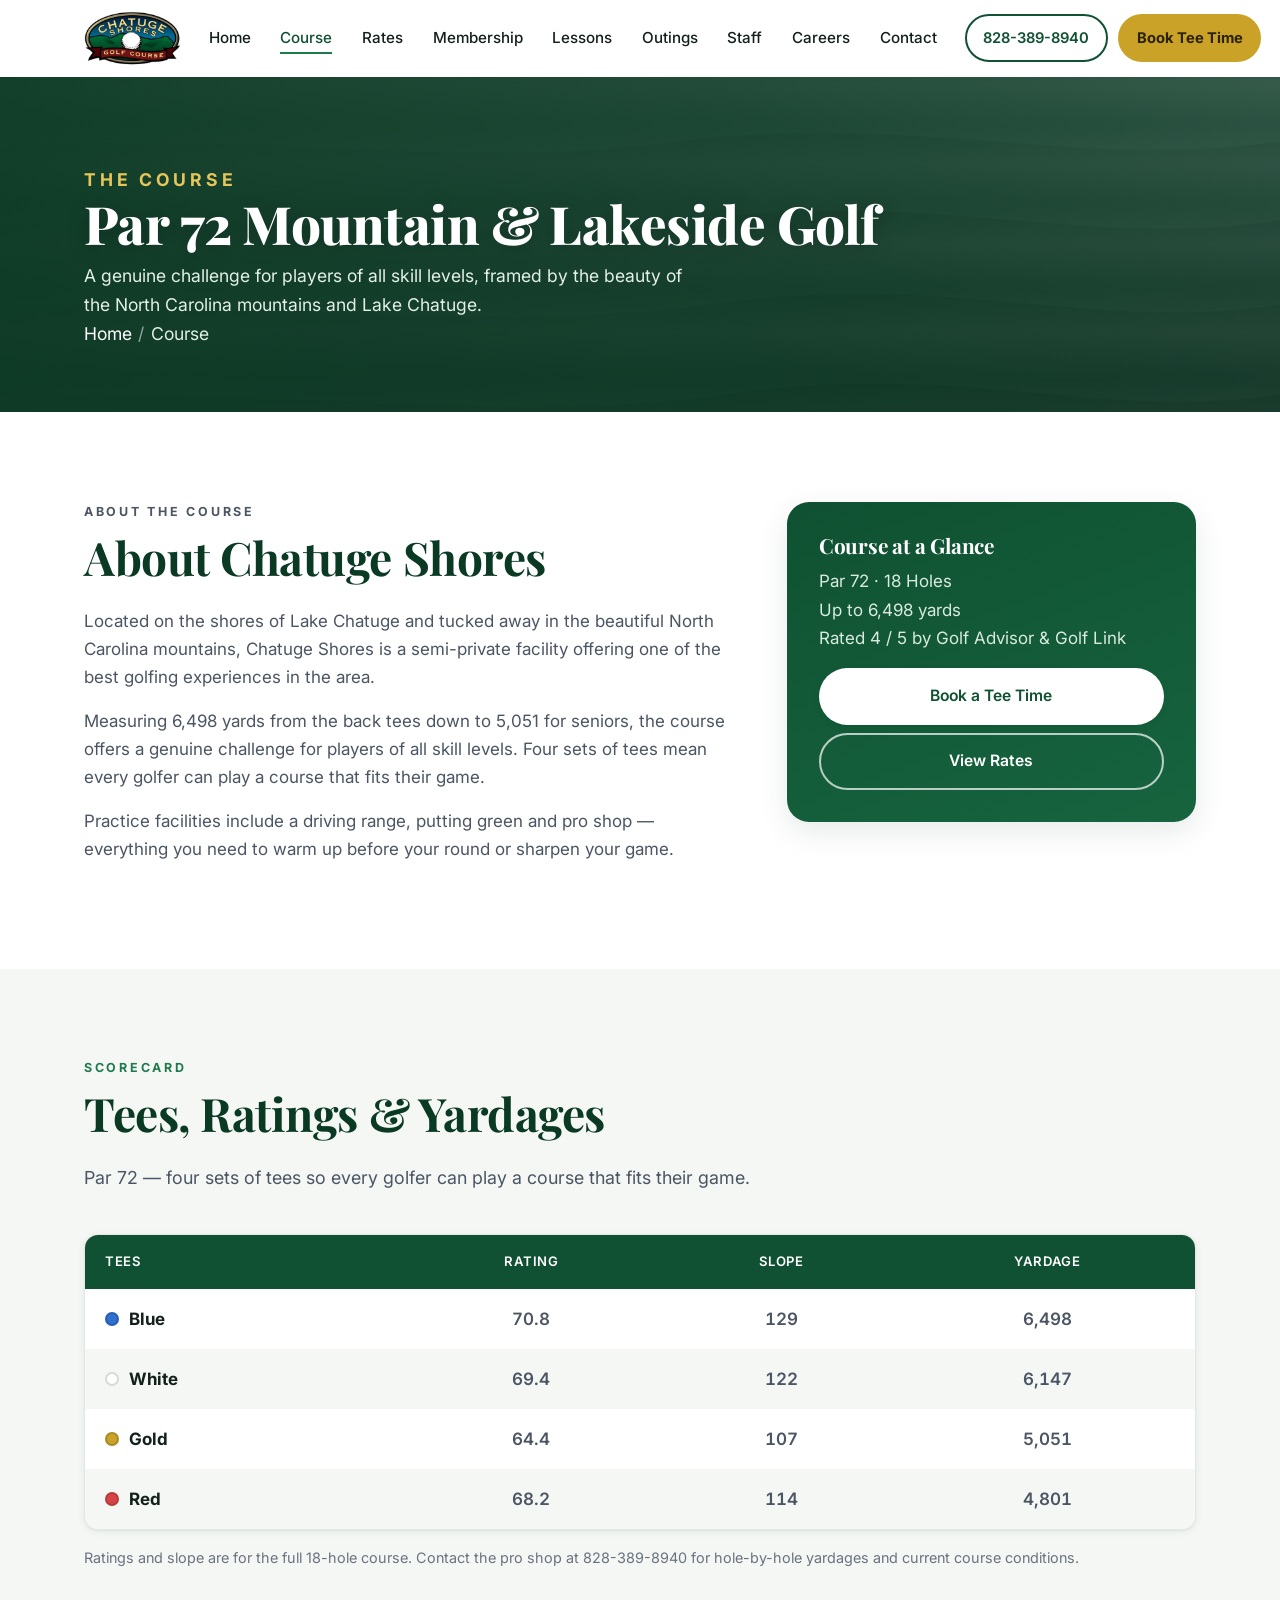
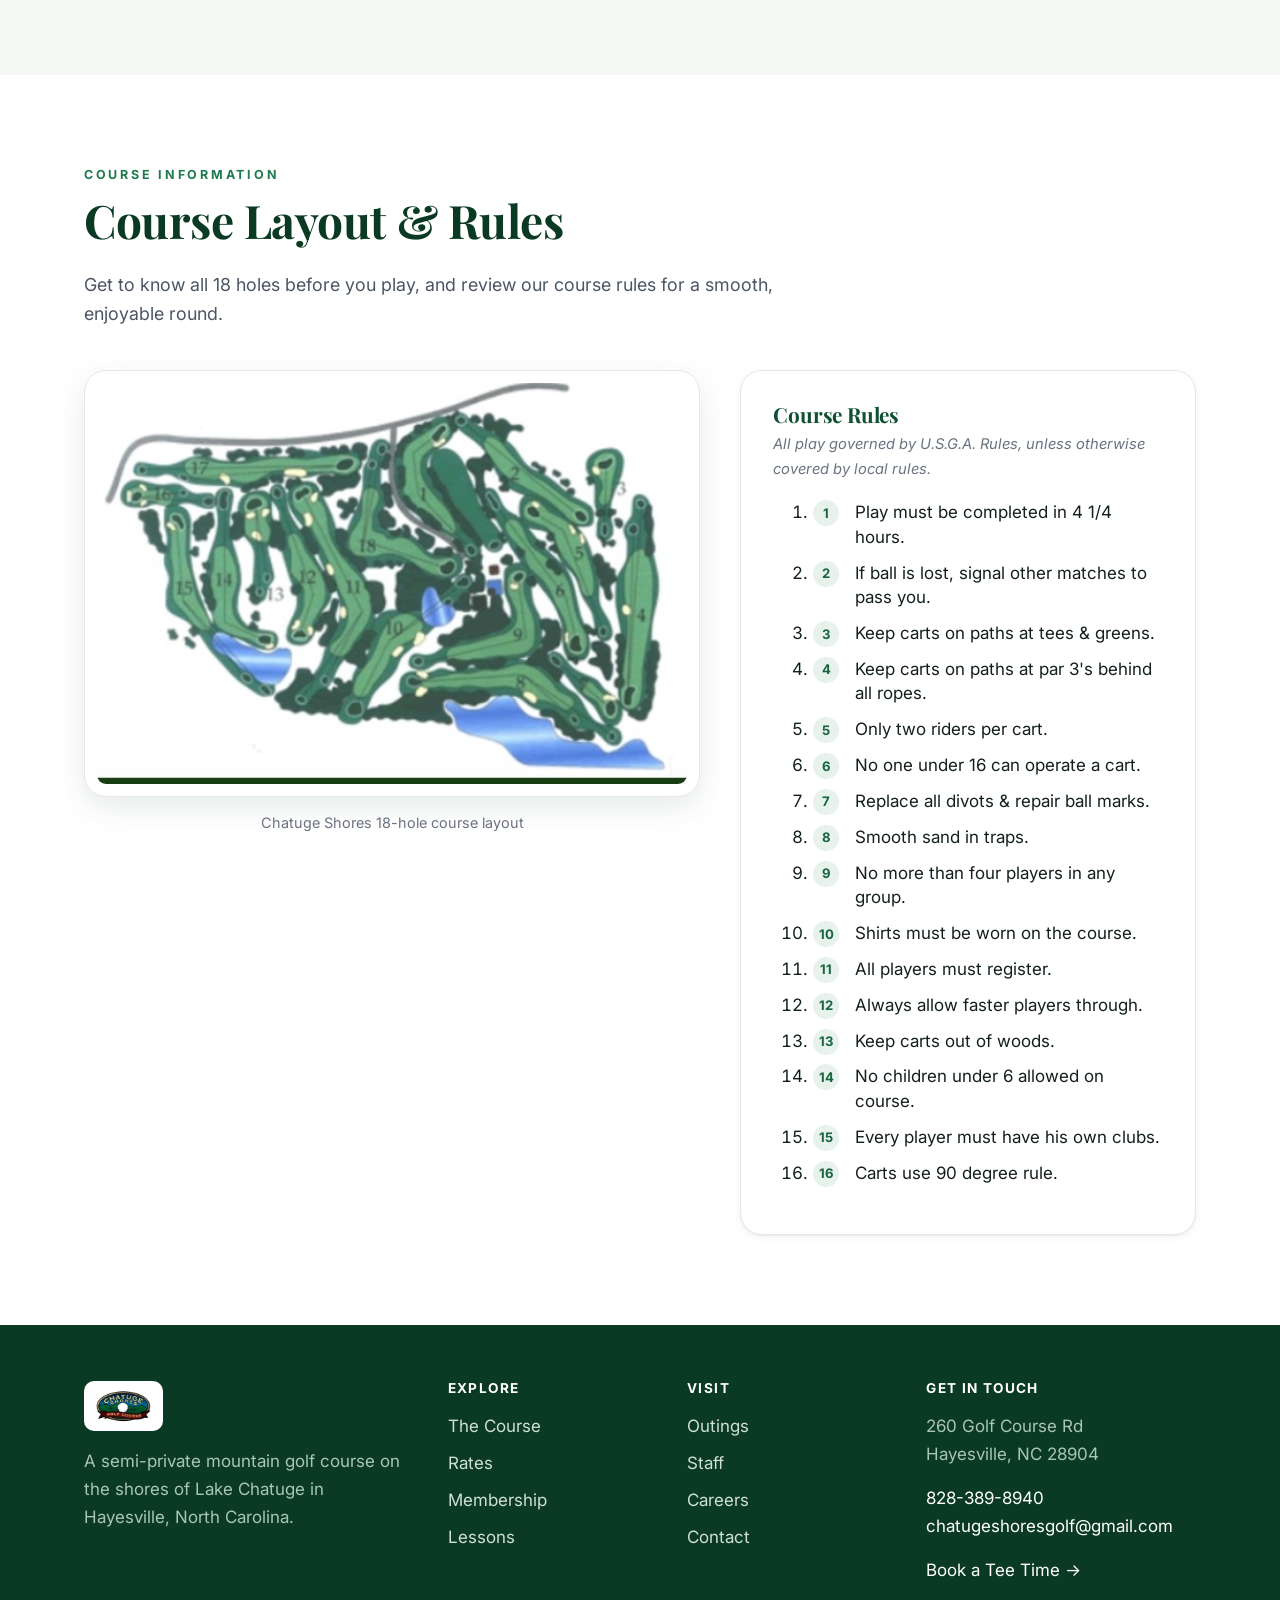
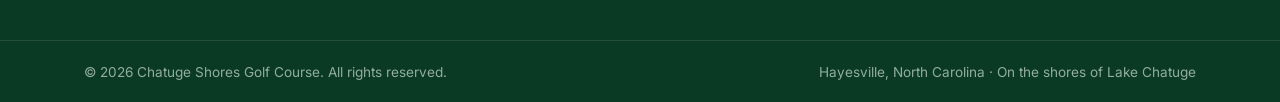
<file: course.html>
<!DOCTYPE html>
<html lang="en">
<head>
  <meta charset="UTF-8" />
  <meta name="viewport" content="width=device-width, initial-scale=1.0" />
  <title>The Course &amp; Scorecard | Chatuge Shores Golf Course</title>
  <meta name="description" content="Chatuge Shores is a par-72 semi-private course measuring up to 6,498 yards with four sets of tees. View ratings, slope and yardages." />
  <meta name="theme-color" content="#0f5132" />
  <link rel="icon" type="image/svg+xml" href="assets/favicon.svg" />
  <link rel="preconnect" href="https://fonts.googleapis.com" />
  <link rel="preconnect" href="https://fonts.gstatic.com" crossorigin />
  <link href="https://fonts.googleapis.com/css2?family=Playfair+Display:wght@600;700;800&family=Inter:wght@400;500;600;700&display=swap" rel="stylesheet" />
  <link rel="stylesheet" href="styles/style.css" />
</head>
<body>
  <a class="skip-link" href="#main">Skip to content</a>

  <header class="site-header" id="siteHeader">
    <div class="container header-inner">
      <a href="index.html" class="brand" aria-label="Chatuge Shores Golf Course home">
        <img src="assets/logo.png" alt="Chatuge Shores Golf Course" class="brand-logo" />
      </a>
      <nav class="main-nav" aria-label="Primary">
        <ul>
          <li><a href="index.html" data-nav="home">Home</a></li>
          <li><a href="course.html" data-nav="course">Course</a></li>
          <li><a href="rates.html" data-nav="rates">Rates</a></li>
          <li><a href="membership.html" data-nav="membership">Membership</a></li>
          <li><a href="instruction.html" data-nav="instruction">Lessons</a></li>
          <li><a href="outings.html" data-nav="outings">Outings</a></li>
          <li><a href="staff.html" data-nav="staff">Staff</a></li>
          <li><a href="careers.html" data-nav="careers">Careers</a></li>
          <li><a href="contact.html" data-nav="contact">Contact</a></li>
        </ul>
      </nav>
      <div class="header-actions">
        <a href="tel:+18283898940" class="btn btn-outline">828-389-8940</a>
        <a href="https://chatuge-shores-golf-course.book.teeitup.com/?course=8101" target="_blank" rel="noopener" class="btn btn-book">Book Tee Time</a>
      </div>
      <button class="nav-toggle" id="navToggle" aria-label="Open menu" aria-expanded="false" aria-controls="mobileNav">
        <span></span><span></span><span></span>
      </button>
    </div>
    <nav class="mobile-nav" id="mobileNav" aria-label="Mobile">
      <ul>
        <li><a href="index.html">Home</a></li>
        <li><a href="course.html">Course</a></li>
        <li><a href="rates.html">Rates</a></li>
        <li><a href="membership.html">Membership</a></li>
        <li><a href="instruction.html">Lessons</a></li>
        <li><a href="outings.html">Outings</a></li>
        <li><a href="staff.html">Staff</a></li>
        <li><a href="careers.html">Careers</a></li>
        <li><a href="contact.html">Contact</a></li>
        <li><a href="https://chatuge-shores-golf-course.book.teeitup.com/?course=8101" target="_blank" rel="noopener" class="mobile-call">Book a Tee Time Online</a></li>
        <li><a href="tel:+18283898940" class="mobile-call">Call 828-389-8940</a></li>
      </ul>
    </nav>
  </header>

  <main id="main">
    <section class="page-banner">
      <div class="container">
        <p class="eyebrow">The Course</p>
        <h1>Par 72 Mountain &amp; Lakeside Golf</h1>
        <p>A genuine challenge for players of all skill levels, framed by the beauty of the North Carolina mountains and Lake Chatuge.</p>
        <p class="breadcrumb"><a href="index.html">Home</a><span>/</span>Course</p>
      </div>
    </section>

    <section class="section">
      <div class="container about-grid">
        <div class="about-copy">
          <p class="eyebrow">About the Course</p>
          <h2>About Chatuge Shores</h2>
          <p>Located on the shores of Lake Chatuge and tucked away in the beautiful North Carolina mountains, Chatuge Shores is a semi-private facility offering one of the best golfing experiences in the area.</p>
          <p>Measuring 6,498 yards from the back tees down to 5,051 for seniors, the course offers a genuine challenge for players of all skill levels. Four sets of tees mean every golfer can play a course that fits their game.</p>
          <p>Practice facilities include a driving range, putting green and pro shop &mdash; everything you need to warm up before your round or sharpen your game.</p>
        </div>
        <aside class="about-card">
          <h3>Course at a Glance</h3>
          <p>Par 72 &middot; 18 Holes<br />Up to 6,498 yards<br />Rated 4 / 5 by Golf Advisor &amp; Golf Link</p>
          <a href="https://chatuge-shores-golf-course.book.teeitup.com/?course=8101" target="_blank" rel="noopener" class="btn btn-primary btn-block">Book a Tee Time</a>
          <a href="rates.html" class="btn btn-outline btn-block">View Rates</a>
        </aside>
      </div>
    </section>

    <section class="section section-alt" id="scorecard">
      <div class="container">
        <div class="section-head">
          <p class="eyebrow">Scorecard</p>
          <h2>Tees, Ratings &amp; Yardages</h2>
          <p class="section-lead">Par 72 &mdash; four sets of tees so every golfer can play a course that fits their game.</p>
        </div>
        <div class="table-wrap">
          <table class="scorecard">
            <thead>
              <tr>
                <th scope="col">Tees</th>
                <th scope="col">Rating</th>
                <th scope="col">Slope</th>
                <th scope="col">Yardage</th>
              </tr>
            </thead>
            <tbody>
              <tr><th scope="row"><span class="tee tee-blue"></span>Blue</th><td>70.8</td><td>129</td><td>6,498</td></tr>
              <tr><th scope="row"><span class="tee tee-white"></span>White</th><td>69.4</td><td>122</td><td>6,147</td></tr>
              <tr><th scope="row"><span class="tee tee-gold"></span>Gold</th><td>64.4</td><td>107</td><td>5,051</td></tr>
              <tr><th scope="row"><span class="tee tee-red"></span>Red</th><td>68.2</td><td>114</td><td>4,801</td></tr>
            </tbody>
          </table>
        </div>
        <p class="fineprint">Ratings and slope are for the full 18-hole course. Contact the pro shop at 828-389-8940 for hole-by-hole yardages and current course conditions.</p>
      </div>
    </section>

    <section class="section" id="layout">
      <div class="container">
        <div class="section-head">
          <p class="eyebrow">Course Information</p>
          <h2>Course Layout &amp; Rules</h2>
          <p class="section-lead">Get to know all 18 holes before you play, and review our course rules for a smooth, enjoyable round.</p>
        </div>
        <div class="layout-grid">
          <figure class="course-map-fig">
            <img class="course-map" src="assets/course-map.png" alt="Aerial layout diagram of the Chatuge Shores Golf Course showing all 18 holes" loading="lazy" />
            <figcaption>Chatuge Shores 18-hole course layout</figcaption>
          </figure>
          <div class="rules-card">
            <h3>Course Rules</h3>
            <p class="rules-note">All play governed by U.S.G.A. Rules, unless otherwise covered by local rules.</p>
            <ol class="rules-list">
              <li>Play must be completed in 4&nbsp;1/4 hours.</li>
              <li>If ball is lost, signal other matches to pass you.</li>
              <li>Keep carts on paths at tees &amp; greens.</li>
              <li>Keep carts on paths at par 3's behind all ropes.</li>
              <li>Only two riders per cart.</li>
              <li>No one under 16 can operate a cart.</li>
              <li>Replace all divots &amp; repair ball marks.</li>
              <li>Smooth sand in traps.</li>
              <li>No more than four players in any group.</li>
              <li>Shirts must be worn on the course.</li>
              <li>All players must register.</li>
              <li>Always allow faster players through.</li>
              <li>Keep carts out of woods.</li>
              <li>No children under 6 allowed on course.</li>
              <li>Every player must have his own clubs.</li>
              <li>Carts use 90 degree rule.</li>
            </ol>
          </div>
        </div>
      </div>
    </section>
  </main>

  <footer class="site-footer">
    <div class="container footer-grid">
      <div class="footer-brand">
        <img src="assets/logo.png" alt="Chatuge Shores Golf Course" class="footer-logo" />
        <p>A semi-private mountain golf course on the shores of Lake Chatuge in Hayesville, North Carolina.</p>
      </div>
      <div class="footer-col">
        <h4>Explore</h4>
        <ul>
          <li><a href="course.html">The Course</a></li>
          <li><a href="rates.html">Rates</a></li>
          <li><a href="membership.html">Membership</a></li>
          <li><a href="instruction.html">Lessons</a></li>
        </ul>
      </div>
      <div class="footer-col">
        <h4>Visit</h4>
        <ul>
          <li><a href="outings.html">Outings</a></li>
          <li><a href="staff.html">Staff</a></li>
          <li><a href="careers.html">Careers</a></li>
          <li><a href="contact.html">Contact</a></li>
        </ul>
      </div>
      <div class="footer-col footer-contact">
        <h4>Get in Touch</h4>
        <p>260 Golf Course Rd<br />Hayesville, NC 28904</p>
        <p><a href="tel:+18283898940">828-389-8940</a><br /><a href="mailto:chatugeshoresgolf@gmail.com">chatugeshoresgolf@gmail.com</a></p>
        <p><a href="https://chatuge-shores-golf-course.book.teeitup.com/?course=8101" target="_blank" rel="noopener">Book a Tee Time &rarr;</a></p>
      </div>
    </div>
    <div class="footer-bottom">
      <div class="container">
        <p>&copy; <span id="year"></span> Chatuge Shores Golf Course. All rights reserved.</p>
        <p>Hayesville, North Carolina &middot; On the shores of Lake Chatuge</p>
      </div>
    </div>
  </footer>

  <a href="tel:+18283898940" class="fab-call" aria-label="Call Chatuge Shores Golf Course">
    <svg viewBox="0 0 24 24" width="24" height="24" aria-hidden="true"><path fill="currentColor" d="M6.62 10.79a15.05 15.05 0 0 0 6.59 6.59l2.2-2.2a1 1 0 0 1 1.02-.24 11.36 11.36 0 0 0 3.57.57 1 1 0 0 1 1 1V20a1 1 0 0 1-1 1A17 17 0 0 1 3 4a1 1 0 0 1 1-1h3.5a1 1 0 0 1 1 1c0 1.25.2 2.45.57 3.57a1 1 0 0 1-.25 1.02l-2.2 2.2Z"/></svg>
  </a>

  <script src="scripts/main.js" defer></script>
</body>
</html>
</file>
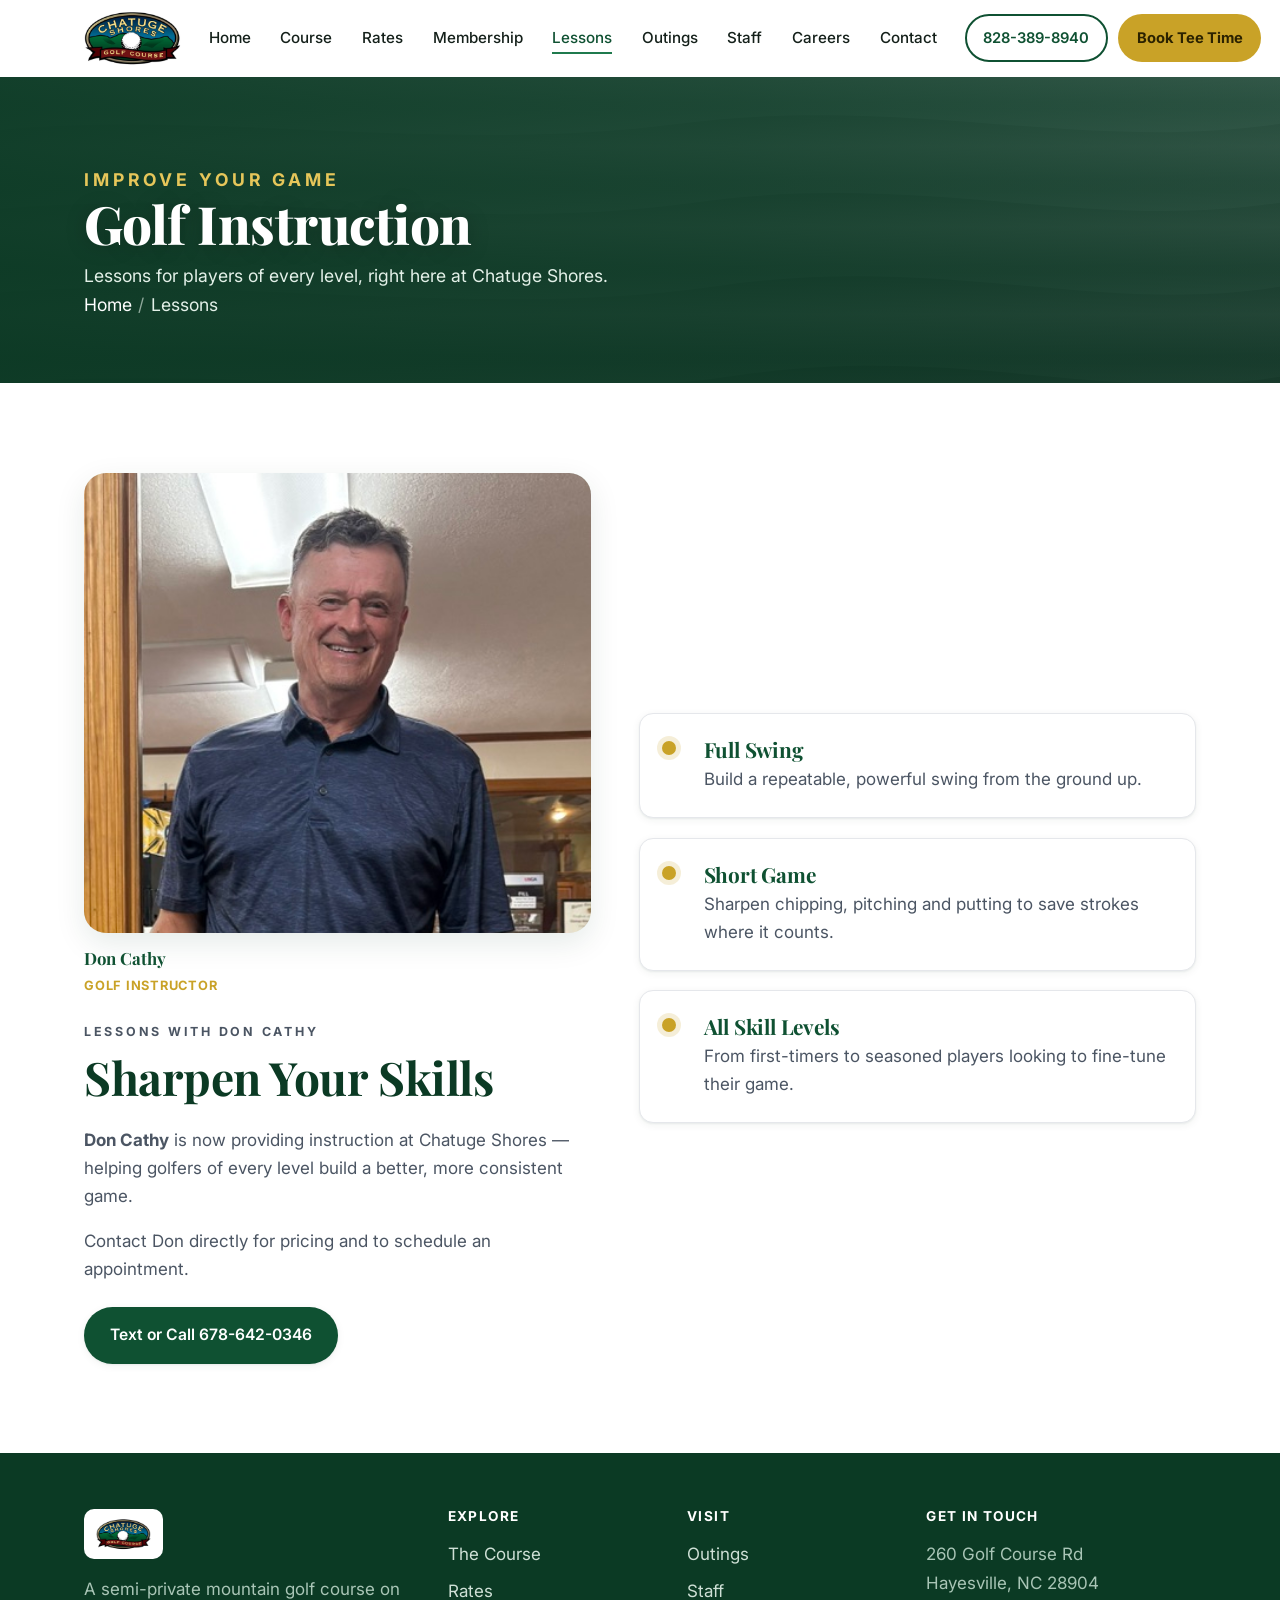
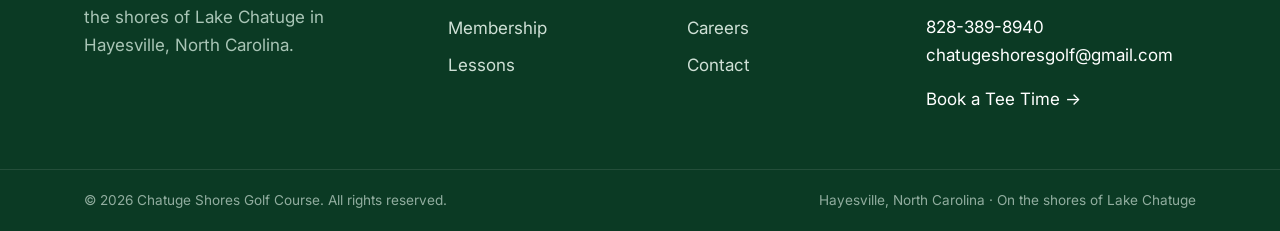
<file: instruction.html>
<!DOCTYPE html>
<html lang="en">
<head>
  <meta charset="UTF-8" />
  <meta name="viewport" content="width=device-width, initial-scale=1.0" />
  <title>Golf Instruction | Chatuge Shores Golf Course</title>
  <meta name="description" content="Golf instruction at Chatuge Shores with Don Cathy — full swing and short game lessons. Contact Don at 678-642-0346 for pricing and appointments." />
  <meta name="theme-color" content="#0f5132" />
  <link rel="icon" type="image/svg+xml" href="assets/favicon.svg" />
  <link rel="preconnect" href="https://fonts.googleapis.com" />
  <link rel="preconnect" href="https://fonts.gstatic.com" crossorigin />
  <link href="https://fonts.googleapis.com/css2?family=Playfair+Display:wght@600;700;800&family=Inter:wght@400;500;600;700&display=swap" rel="stylesheet" />
  <link rel="stylesheet" href="styles/style.css" />
</head>
<body>
  <a class="skip-link" href="#main">Skip to content</a>

  <header class="site-header" id="siteHeader">
    <div class="container header-inner">
      <a href="index.html" class="brand" aria-label="Chatuge Shores Golf Course home">
        <img src="assets/logo.png" alt="Chatuge Shores Golf Course" class="brand-logo" />
      </a>
      <nav class="main-nav" aria-label="Primary">
        <ul>
          <li><a href="index.html" data-nav="home">Home</a></li>
          <li><a href="course.html" data-nav="course">Course</a></li>
          <li><a href="rates.html" data-nav="rates">Rates</a></li>
          <li><a href="membership.html" data-nav="membership">Membership</a></li>
          <li><a href="instruction.html" data-nav="instruction">Lessons</a></li>
          <li><a href="outings.html" data-nav="outings">Outings</a></li>
          <li><a href="staff.html" data-nav="staff">Staff</a></li>
          <li><a href="careers.html" data-nav="careers">Careers</a></li>
          <li><a href="contact.html" data-nav="contact">Contact</a></li>
        </ul>
      </nav>
      <div class="header-actions">
        <a href="tel:+18283898940" class="btn btn-outline">828-389-8940</a>
        <a href="https://chatuge-shores-golf-course.book.teeitup.com/?course=8101" target="_blank" rel="noopener" class="btn btn-book">Book Tee Time</a>
      </div>
      <button class="nav-toggle" id="navToggle" aria-label="Open menu" aria-expanded="false" aria-controls="mobileNav">
        <span></span><span></span><span></span>
      </button>
    </div>
    <nav class="mobile-nav" id="mobileNav" aria-label="Mobile">
      <ul>
        <li><a href="index.html">Home</a></li>
        <li><a href="course.html">Course</a></li>
        <li><a href="rates.html">Rates</a></li>
        <li><a href="membership.html">Membership</a></li>
        <li><a href="instruction.html">Lessons</a></li>
        <li><a href="outings.html">Outings</a></li>
        <li><a href="staff.html">Staff</a></li>
        <li><a href="careers.html">Careers</a></li>
        <li><a href="contact.html">Contact</a></li>
        <li><a href="https://chatuge-shores-golf-course.book.teeitup.com/?course=8101" target="_blank" rel="noopener" class="mobile-call">Book a Tee Time Online</a></li>
        <li><a href="tel:+18283898940" class="mobile-call">Call 828-389-8940</a></li>
      </ul>
    </nav>
  </header>

  <main id="main">
    <section class="page-banner">
      <div class="container">
        <p class="eyebrow">Improve Your Game</p>
        <h1>Golf Instruction</h1>
        <p>Lessons for players of every level, right here at Chatuge Shores.</p>
        <p class="breadcrumb"><a href="index.html">Home</a><span>/</span>Lessons</p>
      </div>
    </section>

    <section class="section">
      <div class="container instruction-grid">
        <aside class="instruction-card">
          <figure class="instructor-figure">
            <img src="assets/staff/don.jpg" alt="Don Cathy, golf instructor at Chatuge Shores Golf Course" loading="lazy" />
            <figcaption>Don Cathy<span>Golf Instructor</span></figcaption>
          </figure>
          <p class="eyebrow">Lessons With Don Cathy</p>
          <h2>Sharpen Your Skills</h2>
          <p><strong>Don Cathy</strong> is now providing instruction at Chatuge Shores &mdash; helping golfers of every level build a better, more consistent game.</p>
          <p>Contact Don directly for pricing and to schedule an appointment.</p>
          <div class="instruction-contact">
            <a href="tel:+16786420346" class="btn btn-primary">Text or Call 678-642-0346</a>
          </div>
        </aside>
        <ul class="lesson-list">
          <li>
            <h3>Full Swing</h3>
            <p>Build a repeatable, powerful swing from the ground up.</p>
          </li>
          <li>
            <h3>Short Game</h3>
            <p>Sharpen chipping, pitching and putting to save strokes where it counts.</p>
          </li>
          <li>
            <h3>All Skill Levels</h3>
            <p>From first-timers to seasoned players looking to fine-tune their game.</p>
          </li>
        </ul>
      </div>
    </section>
  </main>

  <footer class="site-footer">
    <div class="container footer-grid">
      <div class="footer-brand">
        <img src="assets/logo.png" alt="Chatuge Shores Golf Course" class="footer-logo" />
        <p>A semi-private mountain golf course on the shores of Lake Chatuge in Hayesville, North Carolina.</p>
      </div>
      <div class="footer-col">
        <h4>Explore</h4>
        <ul>
          <li><a href="course.html">The Course</a></li>
          <li><a href="rates.html">Rates</a></li>
          <li><a href="membership.html">Membership</a></li>
          <li><a href="instruction.html">Lessons</a></li>
        </ul>
      </div>
      <div class="footer-col">
        <h4>Visit</h4>
        <ul>
          <li><a href="outings.html">Outings</a></li>
          <li><a href="staff.html">Staff</a></li>
          <li><a href="careers.html">Careers</a></li>
          <li><a href="contact.html">Contact</a></li>
        </ul>
      </div>
      <div class="footer-col footer-contact">
        <h4>Get in Touch</h4>
        <p>260 Golf Course Rd<br />Hayesville, NC 28904</p>
        <p><a href="tel:+18283898940">828-389-8940</a><br /><a href="mailto:chatugeshoresgolf@gmail.com">chatugeshoresgolf@gmail.com</a></p>
        <p><a href="https://chatuge-shores-golf-course.book.teeitup.com/?course=8101" target="_blank" rel="noopener">Book a Tee Time &rarr;</a></p>
      </div>
    </div>
    <div class="footer-bottom">
      <div class="container">
        <p>&copy; <span id="year"></span> Chatuge Shores Golf Course. All rights reserved.</p>
        <p>Hayesville, North Carolina &middot; On the shores of Lake Chatuge</p>
      </div>
    </div>
  </footer>

  <a href="tel:+18283898940" class="fab-call" aria-label="Call Chatuge Shores Golf Course">
    <svg viewBox="0 0 24 24" width="24" height="24" aria-hidden="true"><path fill="currentColor" d="M6.62 10.79a15.05 15.05 0 0 0 6.59 6.59l2.2-2.2a1 1 0 0 1 1.02-.24 11.36 11.36 0 0 0 3.57.57 1 1 0 0 1 1 1V20a1 1 0 0 1-1 1A17 17 0 0 1 3 4a1 1 0 0 1 1-1h3.5a1 1 0 0 1 1 1c0 1.25.2 2.45.57 3.57a1 1 0 0 1-.25 1.02l-2.2 2.2Z"/></svg>
  </a>

  <script src="scripts/main.js" defer></script>
</body>
</html>
</file>
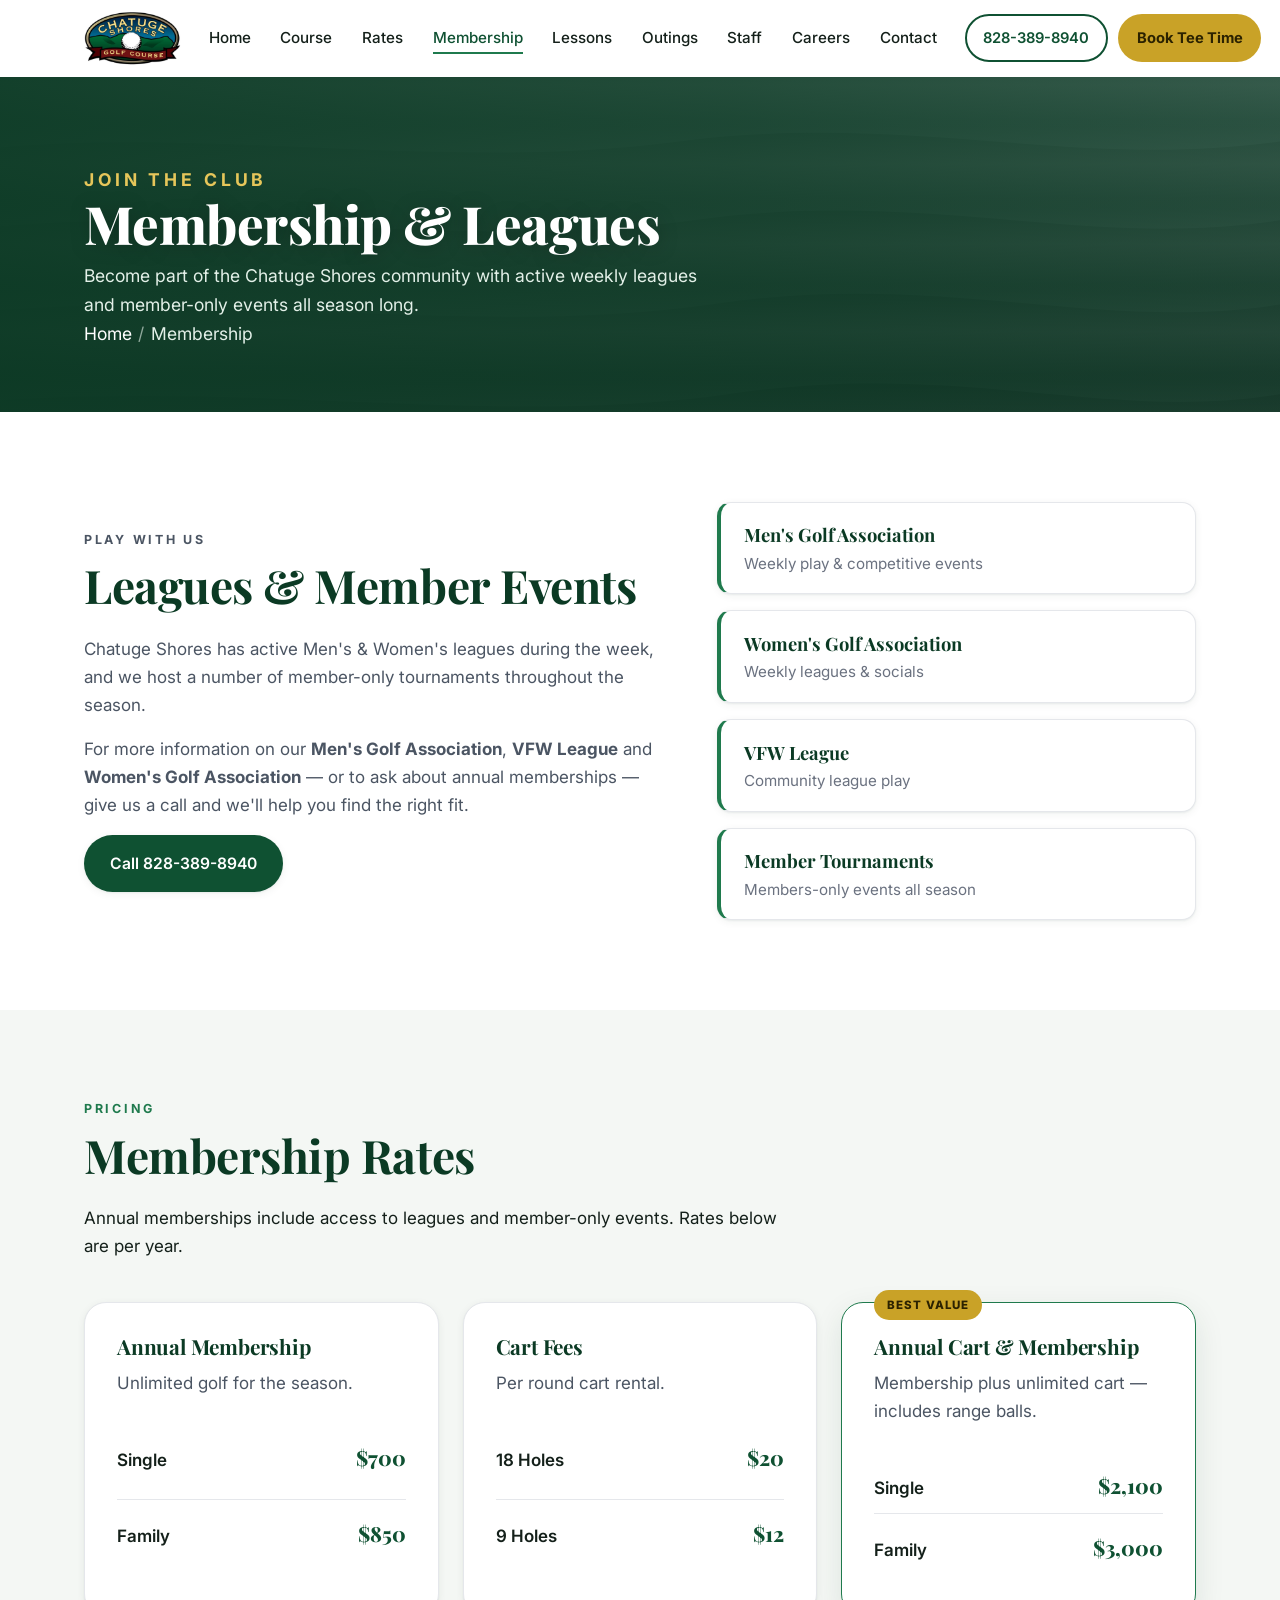
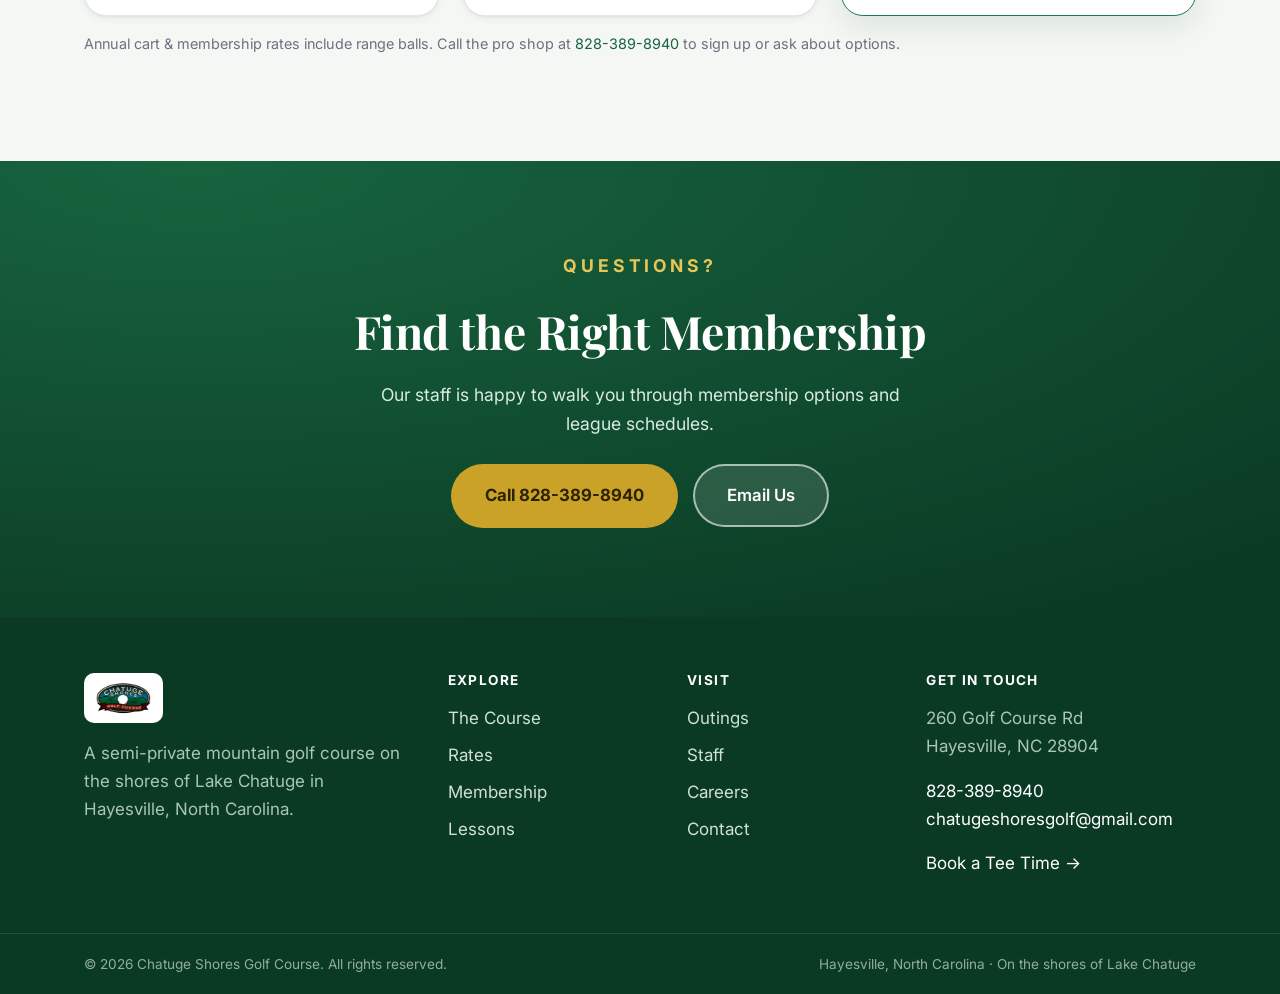
<file: membership.html>
<!DOCTYPE html>
<html lang="en">
<head>
  <meta charset="UTF-8" />
  <meta name="viewport" content="width=device-width, initial-scale=1.0" />
  <title>Membership &amp; Leagues | Chatuge Shores Golf Course</title>
  <meta name="description" content="Join Chatuge Shores. Active Men's and Women's leagues, a VFW league and member-only tournaments throughout the season. Call 828-389-8940." />
  <meta name="theme-color" content="#0f5132" />
  <link rel="icon" type="image/svg+xml" href="assets/favicon.svg" />
  <link rel="preconnect" href="https://fonts.googleapis.com" />
  <link rel="preconnect" href="https://fonts.gstatic.com" crossorigin />
  <link href="https://fonts.googleapis.com/css2?family=Playfair+Display:wght@600;700;800&family=Inter:wght@400;500;600;700&display=swap" rel="stylesheet" />
  <link rel="stylesheet" href="styles/style.css" />
</head>
<body>
  <a class="skip-link" href="#main">Skip to content</a>

  <header class="site-header" id="siteHeader">
    <div class="container header-inner">
      <a href="index.html" class="brand" aria-label="Chatuge Shores Golf Course home">
        <img src="assets/logo.png" alt="Chatuge Shores Golf Course" class="brand-logo" />
      </a>
      <nav class="main-nav" aria-label="Primary">
        <ul>
          <li><a href="index.html" data-nav="home">Home</a></li>
          <li><a href="course.html" data-nav="course">Course</a></li>
          <li><a href="rates.html" data-nav="rates">Rates</a></li>
          <li><a href="membership.html" data-nav="membership">Membership</a></li>
          <li><a href="instruction.html" data-nav="instruction">Lessons</a></li>
          <li><a href="outings.html" data-nav="outings">Outings</a></li>
          <li><a href="staff.html" data-nav="staff">Staff</a></li>
          <li><a href="careers.html" data-nav="careers">Careers</a></li>
          <li><a href="contact.html" data-nav="contact">Contact</a></li>
        </ul>
      </nav>
      <div class="header-actions">
        <a href="tel:+18283898940" class="btn btn-outline">828-389-8940</a>
        <a href="https://chatuge-shores-golf-course.book.teeitup.com/?course=8101" target="_blank" rel="noopener" class="btn btn-book">Book Tee Time</a>
      </div>
      <button class="nav-toggle" id="navToggle" aria-label="Open menu" aria-expanded="false" aria-controls="mobileNav">
        <span></span><span></span><span></span>
      </button>
    </div>
    <nav class="mobile-nav" id="mobileNav" aria-label="Mobile">
      <ul>
        <li><a href="index.html">Home</a></li>
        <li><a href="course.html">Course</a></li>
        <li><a href="rates.html">Rates</a></li>
        <li><a href="membership.html">Membership</a></li>
        <li><a href="instruction.html">Lessons</a></li>
        <li><a href="outings.html">Outings</a></li>
        <li><a href="staff.html">Staff</a></li>
        <li><a href="careers.html">Careers</a></li>
        <li><a href="contact.html">Contact</a></li>
        <li><a href="https://chatuge-shores-golf-course.book.teeitup.com/?course=8101" target="_blank" rel="noopener" class="mobile-call">Book a Tee Time Online</a></li>
        <li><a href="tel:+18283898940" class="mobile-call">Call 828-389-8940</a></li>
      </ul>
    </nav>
  </header>

  <main id="main">
    <section class="page-banner">
      <div class="container">
        <p class="eyebrow">Join the Club</p>
        <h1>Membership &amp; Leagues</h1>
        <p>Become part of the Chatuge Shores community with active weekly leagues and member-only events all season long.</p>
        <p class="breadcrumb"><a href="index.html">Home</a><span>/</span>Membership</p>
      </div>
    </section>

    <section class="section">
      <div class="container membership-grid">
        <div>
          <p class="eyebrow">Play With Us</p>
          <h2>Leagues &amp; Member Events</h2>
          <p>Chatuge Shores has active Men's &amp; Women's leagues during the week, and we host a number of member-only tournaments throughout the season.</p>
          <p>For more information on our <strong>Men's Golf Association</strong>, <strong>VFW League</strong> and <strong>Women's Golf Association</strong> &mdash; or to ask about annual memberships &mdash; give us a call and we'll help you find the right fit.</p>
          <a href="tel:+18283898940" class="btn btn-primary">Call 828-389-8940</a>
        </div>
        <ul class="feature-list">
          <li><strong>Men's Golf Association</strong><span>Weekly play &amp; competitive events</span></li>
          <li><strong>Women's Golf Association</strong><span>Weekly leagues &amp; socials</span></li>
          <li><strong>VFW League</strong><span>Community league play</span></li>
          <li><strong>Member Tournaments</strong><span>Members-only events all season</span></li>
        </ul>
      </div>
    </section>

    <section class="section section-alt">
      <div class="container">
        <div class="section-head">
          <p class="eyebrow">Pricing</p>
          <h2>Membership Rates</h2>
          <p>Annual memberships include access to leagues and member-only events. Rates below are per year.</p>
        </div>
        <div class="cards-3">
          <div class="rate-card">
            <h3>Annual Membership</h3>
            <p class="rate-desc">Unlimited golf for the season.</p>
            <ul class="price-list">
              <li><span>Single</span><span class="price-amt">$700</span></li>
              <li><span>Family</span><span class="price-amt">$850</span></li>
            </ul>
          </div>
          <div class="rate-card">
            <h3>Cart Fees</h3>
            <p class="rate-desc">Per round cart rental.</p>
            <ul class="price-list">
              <li><span>18 Holes</span><span class="price-amt">$20</span></li>
              <li><span>9 Holes</span><span class="price-amt">$12</span></li>
            </ul>
          </div>
          <div class="rate-card featured">
            <span class="rate-flag">Best Value</span>
            <h3>Annual Cart &amp; Membership</h3>
            <p class="rate-desc">Membership plus unlimited cart &mdash; includes range balls.</p>
            <ul class="price-list">
              <li><span>Single</span><span class="price-amt">$2,100</span></li>
              <li><span>Family</span><span class="price-amt">$3,000</span></li>
            </ul>
          </div>
        </div>
        <p class="fineprint">Annual cart &amp; membership rates include range balls. Call the pro shop at <a href="tel:+18283898940">828-389-8940</a> to sign up or ask about options.</p>
      </div>
    </section>

    <section class="section cta-band">
      <div class="container">
        <p class="eyebrow light">Questions?</p>
        <h2>Find the Right Membership</h2>
        <p>Our staff is happy to walk you through membership options and league schedules.</p>
        <div class="btn-row">
          <a href="tel:+18283898940" class="btn btn-book btn-lg">Call 828-389-8940</a>
          <a href="mailto:chatugeshoresgolf@gmail.com?subject=Membership%20Inquiry" class="btn btn-ghost btn-lg">Email Us</a>
        </div>
      </div>
    </section>
  </main>

  <footer class="site-footer">
    <div class="container footer-grid">
      <div class="footer-brand">
        <img src="assets/logo.png" alt="Chatuge Shores Golf Course" class="footer-logo" />
        <p>A semi-private mountain golf course on the shores of Lake Chatuge in Hayesville, North Carolina.</p>
      </div>
      <div class="footer-col">
        <h4>Explore</h4>
        <ul>
          <li><a href="course.html">The Course</a></li>
          <li><a href="rates.html">Rates</a></li>
          <li><a href="membership.html">Membership</a></li>
          <li><a href="instruction.html">Lessons</a></li>
        </ul>
      </div>
      <div class="footer-col">
        <h4>Visit</h4>
        <ul>
          <li><a href="outings.html">Outings</a></li>
          <li><a href="staff.html">Staff</a></li>
          <li><a href="careers.html">Careers</a></li>
          <li><a href="contact.html">Contact</a></li>
        </ul>
      </div>
      <div class="footer-col footer-contact">
        <h4>Get in Touch</h4>
        <p>260 Golf Course Rd<br />Hayesville, NC 28904</p>
        <p><a href="tel:+18283898940">828-389-8940</a><br /><a href="mailto:chatugeshoresgolf@gmail.com">chatugeshoresgolf@gmail.com</a></p>
        <p><a href="https://chatuge-shores-golf-course.book.teeitup.com/?course=8101" target="_blank" rel="noopener">Book a Tee Time &rarr;</a></p>
      </div>
    </div>
    <div class="footer-bottom">
      <div class="container">
        <p>&copy; <span id="year"></span> Chatuge Shores Golf Course. All rights reserved.</p>
        <p>Hayesville, North Carolina &middot; On the shores of Lake Chatuge</p>
      </div>
    </div>
  </footer>

  <a href="tel:+18283898940" class="fab-call" aria-label="Call Chatuge Shores Golf Course">
    <svg viewBox="0 0 24 24" width="24" height="24" aria-hidden="true"><path fill="currentColor" d="M6.62 10.79a15.05 15.05 0 0 0 6.59 6.59l2.2-2.2a1 1 0 0 1 1.02-.24 11.36 11.36 0 0 0 3.57.57 1 1 0 0 1 1 1V20a1 1 0 0 1-1 1A17 17 0 0 1 3 4a1 1 0 0 1 1-1h3.5a1 1 0 0 1 1 1c0 1.25.2 2.45.57 3.57a1 1 0 0 1-.25 1.02l-2.2 2.2Z"/></svg>
  </a>

  <script src="scripts/main.js" defer></script>
</body>
</html>
</file>
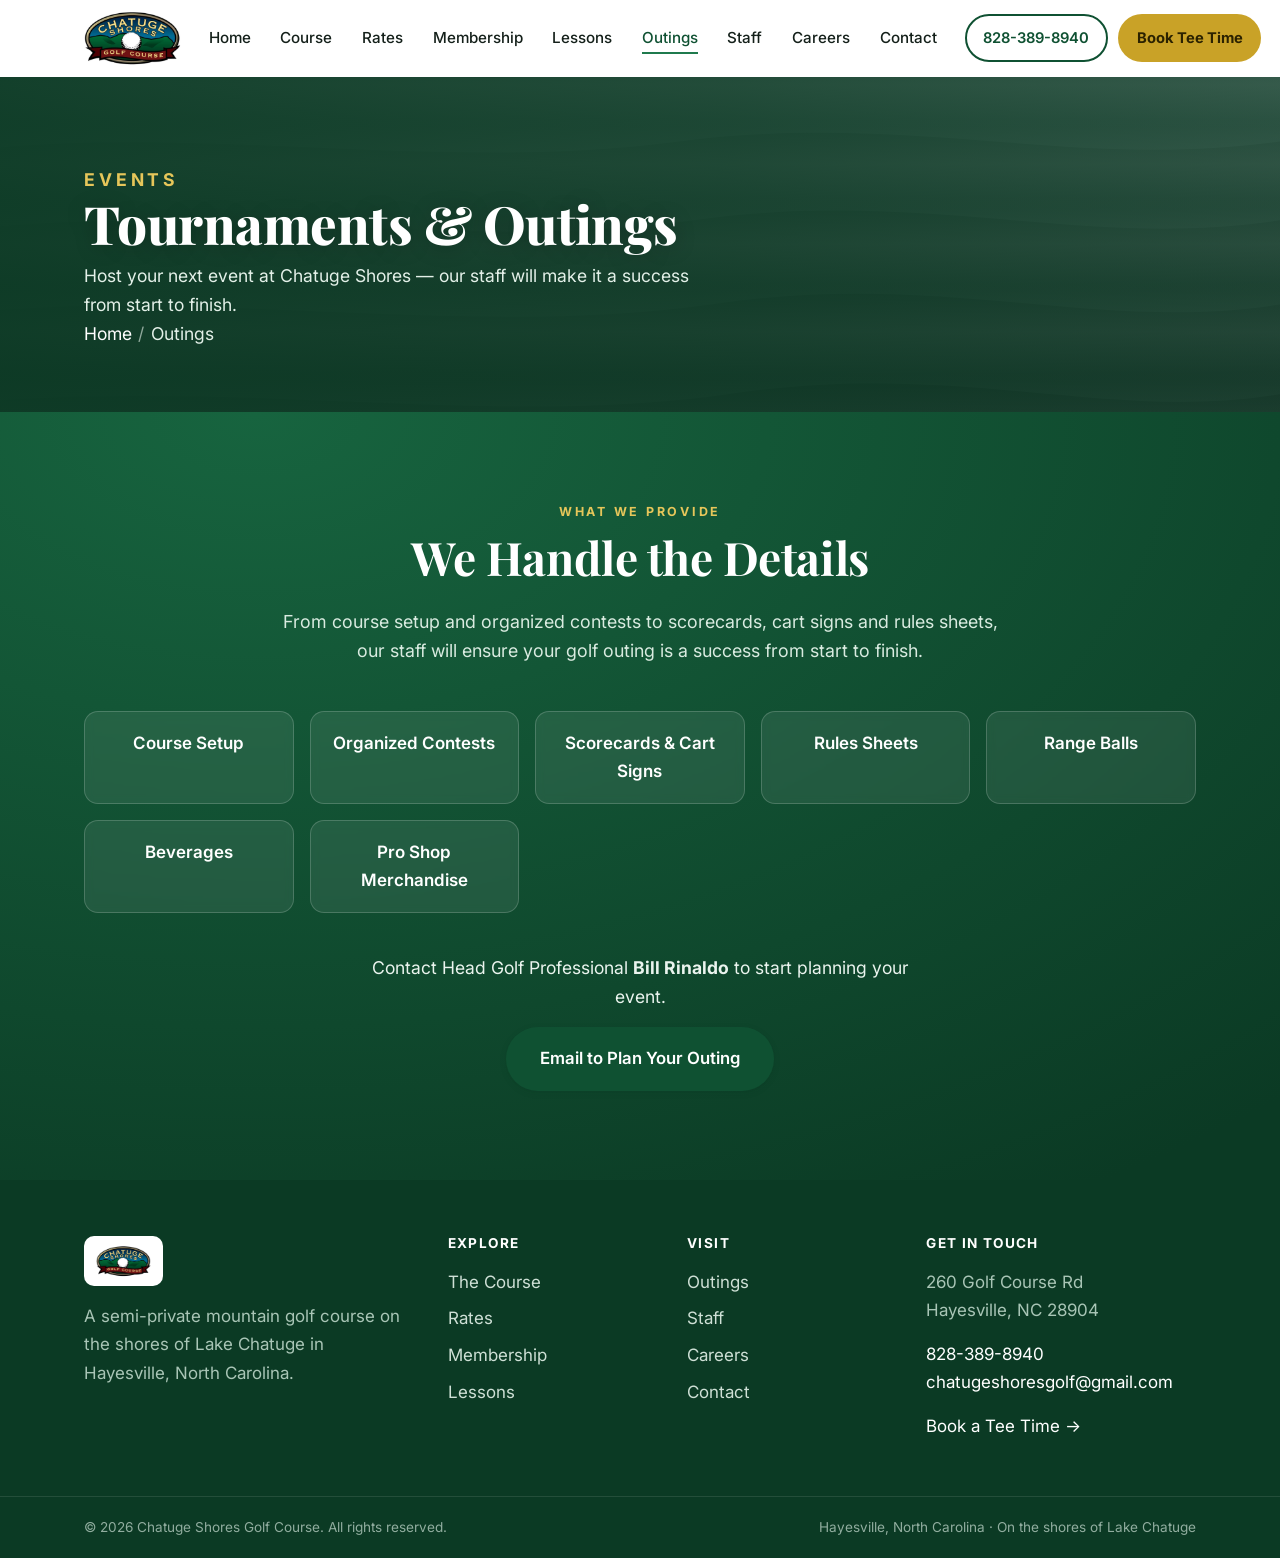
<file: outings.html>
<!DOCTYPE html>
<html lang="en">
<head>
  <meta charset="UTF-8" />
  <meta name="viewport" content="width=device-width, initial-scale=1.0" />
  <title>Tournaments &amp; Outings | Chatuge Shores Golf Course</title>
  <meta name="description" content="Host your next tournament or golf outing at Chatuge Shores. Our staff handles course setup, contests, scorecards, cart signs and more. Contact Bill Rinaldo." />
  <meta name="theme-color" content="#0f5132" />
  <link rel="icon" type="image/svg+xml" href="assets/favicon.svg" />
  <link rel="preconnect" href="https://fonts.googleapis.com" />
  <link rel="preconnect" href="https://fonts.gstatic.com" crossorigin />
  <link href="https://fonts.googleapis.com/css2?family=Playfair+Display:wght@600;700;800&family=Inter:wght@400;500;600;700&display=swap" rel="stylesheet" />
  <link rel="stylesheet" href="styles/style.css" />
</head>
<body>
  <a class="skip-link" href="#main">Skip to content</a>

  <header class="site-header" id="siteHeader">
    <div class="container header-inner">
      <a href="index.html" class="brand" aria-label="Chatuge Shores Golf Course home">
        <img src="assets/logo.png" alt="Chatuge Shores Golf Course" class="brand-logo" />
      </a>
      <nav class="main-nav" aria-label="Primary">
        <ul>
          <li><a href="index.html" data-nav="home">Home</a></li>
          <li><a href="course.html" data-nav="course">Course</a></li>
          <li><a href="rates.html" data-nav="rates">Rates</a></li>
          <li><a href="membership.html" data-nav="membership">Membership</a></li>
          <li><a href="instruction.html" data-nav="instruction">Lessons</a></li>
          <li><a href="outings.html" data-nav="outings">Outings</a></li>
          <li><a href="staff.html" data-nav="staff">Staff</a></li>
          <li><a href="careers.html" data-nav="careers">Careers</a></li>
          <li><a href="contact.html" data-nav="contact">Contact</a></li>
        </ul>
      </nav>
      <div class="header-actions">
        <a href="tel:+18283898940" class="btn btn-outline">828-389-8940</a>
        <a href="https://chatuge-shores-golf-course.book.teeitup.com/?course=8101" target="_blank" rel="noopener" class="btn btn-book">Book Tee Time</a>
      </div>
      <button class="nav-toggle" id="navToggle" aria-label="Open menu" aria-expanded="false" aria-controls="mobileNav">
        <span></span><span></span><span></span>
      </button>
    </div>
    <nav class="mobile-nav" id="mobileNav" aria-label="Mobile">
      <ul>
        <li><a href="index.html">Home</a></li>
        <li><a href="course.html">Course</a></li>
        <li><a href="rates.html">Rates</a></li>
        <li><a href="membership.html">Membership</a></li>
        <li><a href="instruction.html">Lessons</a></li>
        <li><a href="outings.html">Outings</a></li>
        <li><a href="staff.html">Staff</a></li>
        <li><a href="careers.html">Careers</a></li>
        <li><a href="contact.html">Contact</a></li>
        <li><a href="https://chatuge-shores-golf-course.book.teeitup.com/?course=8101" target="_blank" rel="noopener" class="mobile-call">Book a Tee Time Online</a></li>
        <li><a href="tel:+18283898940" class="mobile-call">Call 828-389-8940</a></li>
      </ul>
    </nav>
  </header>

  <main id="main">
    <section class="page-banner">
      <div class="container">
        <p class="eyebrow">Events</p>
        <h1>Tournaments &amp; Outings</h1>
        <p>Host your next event at Chatuge Shores &mdash; our staff will make it a success from start to finish.</p>
        <p class="breadcrumb"><a href="index.html">Home</a><span>/</span>Outings</p>
      </div>
    </section>

    <section class="section section-dark">
      <div class="container outings-inner">
        <div class="section-head center">
          <p class="eyebrow light">What We Provide</p>
          <h2>We Handle the Details</h2>
          <p class="section-lead">From course setup and organized contests to scorecards, cart signs and rules sheets, our staff will ensure your golf outing is a success from start to finish.</p>
        </div>
        <div class="outing-features">
          <div class="outing-feature">Course Setup</div>
          <div class="outing-feature">Organized Contests</div>
          <div class="outing-feature">Scorecards &amp; Cart Signs</div>
          <div class="outing-feature">Rules Sheets</div>
          <div class="outing-feature">Range Balls</div>
          <div class="outing-feature">Beverages</div>
          <div class="outing-feature">Pro Shop Merchandise</div>
        </div>
        <div class="outings-cta">
          <p>Contact Head Golf Professional <strong>Bill Rinaldo</strong> to start planning your event.</p>
          <a href="mailto:chatugeshoresgolf@gmail.com?subject=Golf%20Outing%20Inquiry" class="btn btn-primary btn-lg">Email to Plan Your Outing</a>
        </div>
      </div>
    </section>
  </main>

  <footer class="site-footer">
    <div class="container footer-grid">
      <div class="footer-brand">
        <img src="assets/logo.png" alt="Chatuge Shores Golf Course" class="footer-logo" />
        <p>A semi-private mountain golf course on the shores of Lake Chatuge in Hayesville, North Carolina.</p>
      </div>
      <div class="footer-col">
        <h4>Explore</h4>
        <ul>
          <li><a href="course.html">The Course</a></li>
          <li><a href="rates.html">Rates</a></li>
          <li><a href="membership.html">Membership</a></li>
          <li><a href="instruction.html">Lessons</a></li>
        </ul>
      </div>
      <div class="footer-col">
        <h4>Visit</h4>
        <ul>
          <li><a href="outings.html">Outings</a></li>
          <li><a href="staff.html">Staff</a></li>
          <li><a href="careers.html">Careers</a></li>
          <li><a href="contact.html">Contact</a></li>
        </ul>
      </div>
      <div class="footer-col footer-contact">
        <h4>Get in Touch</h4>
        <p>260 Golf Course Rd<br />Hayesville, NC 28904</p>
        <p><a href="tel:+18283898940">828-389-8940</a><br /><a href="mailto:chatugeshoresgolf@gmail.com">chatugeshoresgolf@gmail.com</a></p>
        <p><a href="https://chatuge-shores-golf-course.book.teeitup.com/?course=8101" target="_blank" rel="noopener">Book a Tee Time &rarr;</a></p>
      </div>
    </div>
    <div class="footer-bottom">
      <div class="container">
        <p>&copy; <span id="year"></span> Chatuge Shores Golf Course. All rights reserved.</p>
        <p>Hayesville, North Carolina &middot; On the shores of Lake Chatuge</p>
      </div>
    </div>
  </footer>

  <a href="tel:+18283898940" class="fab-call" aria-label="Call Chatuge Shores Golf Course">
    <svg viewBox="0 0 24 24" width="24" height="24" aria-hidden="true"><path fill="currentColor" d="M6.62 10.79a15.05 15.05 0 0 0 6.59 6.59l2.2-2.2a1 1 0 0 1 1.02-.24 11.36 11.36 0 0 0 3.57.57 1 1 0 0 1 1 1V20a1 1 0 0 1-1 1A17 17 0 0 1 3 4a1 1 0 0 1 1-1h3.5a1 1 0 0 1 1 1c0 1.25.2 2.45.57 3.57a1 1 0 0 1-.25 1.02l-2.2 2.2Z"/></svg>
  </a>

  <script src="scripts/main.js" defer></script>
</body>
</html>
</file>
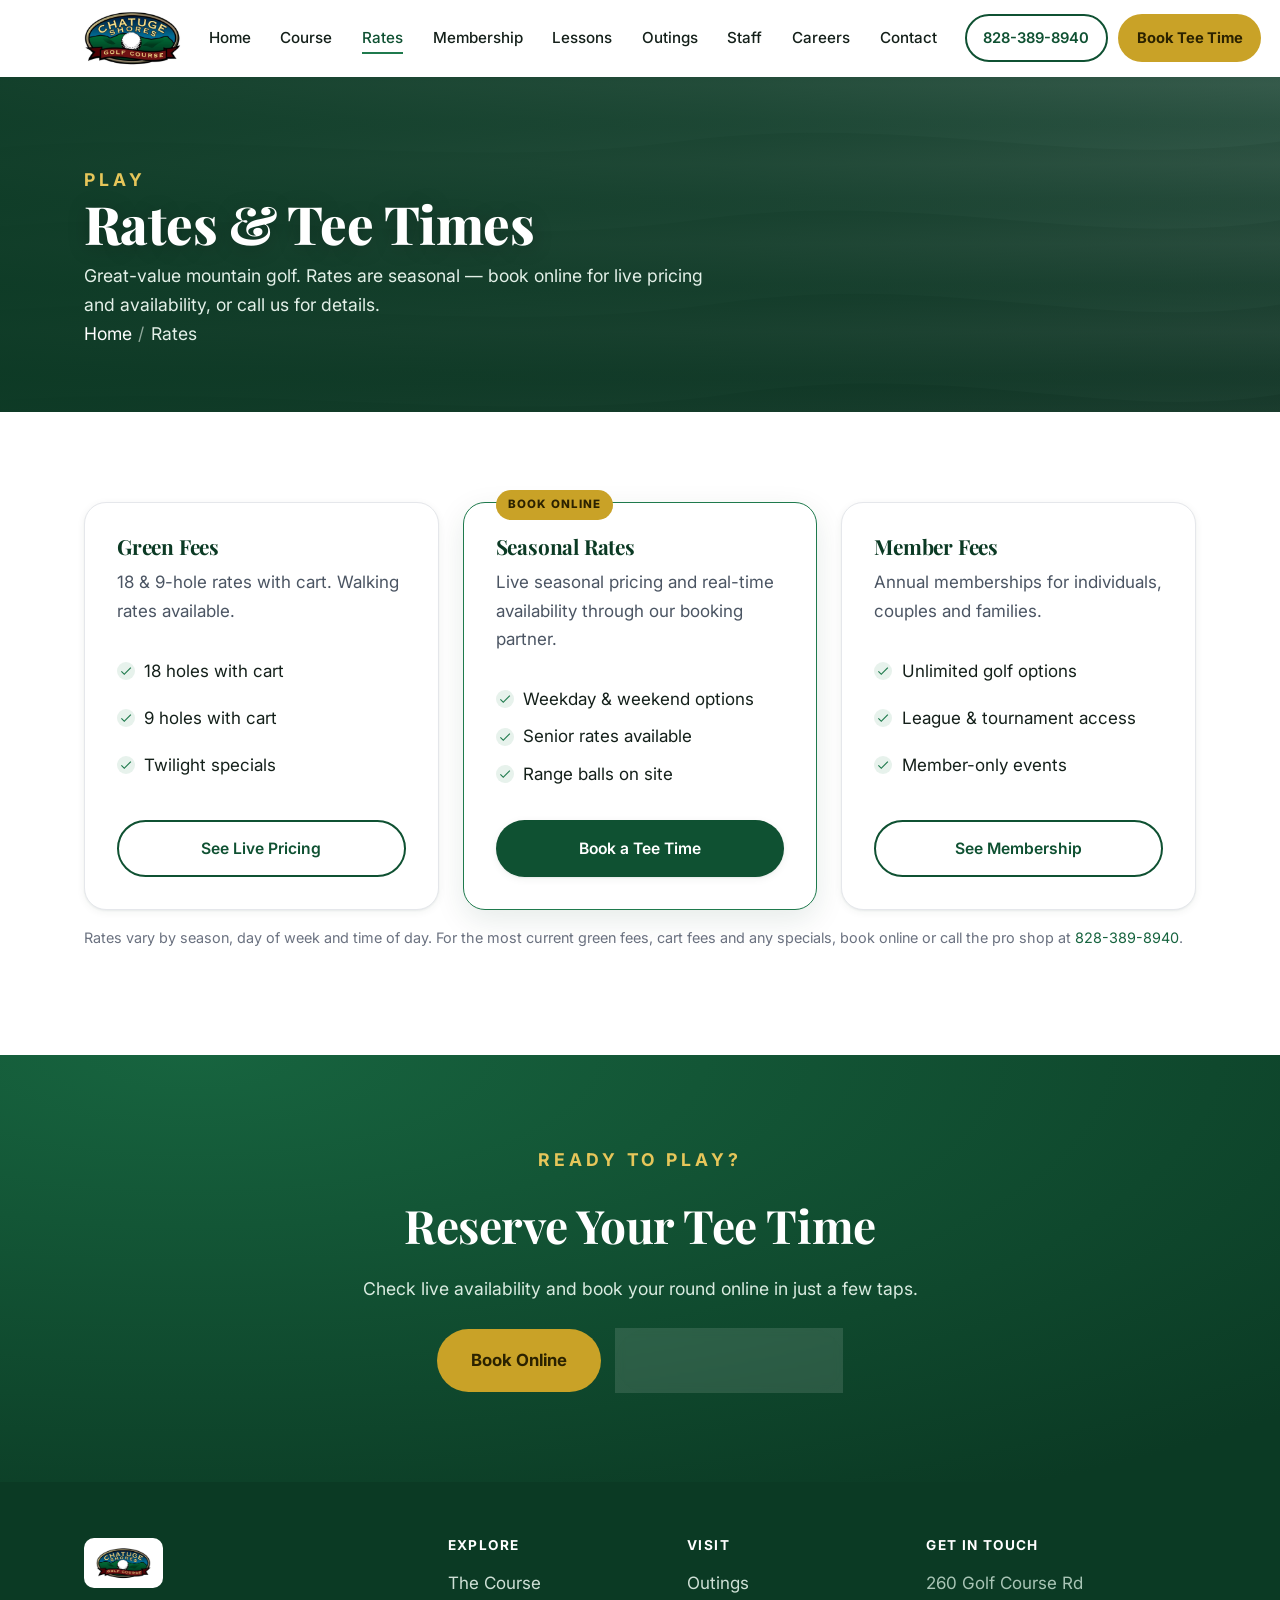
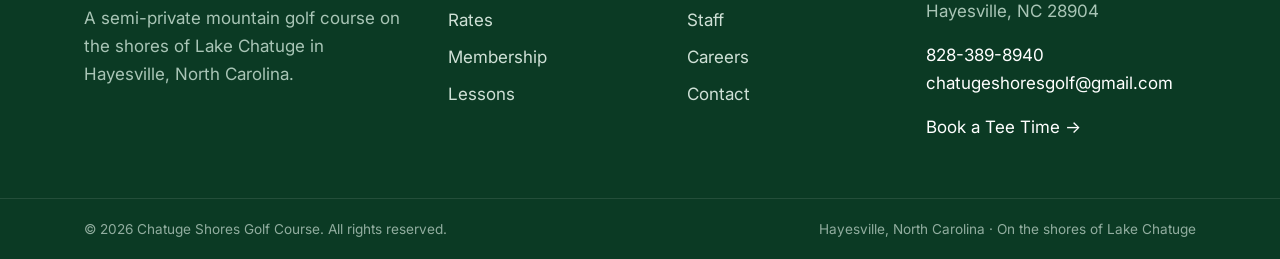
<file: rates.html>
<!DOCTYPE html>
<html lang="en">
<head>
  <meta charset="UTF-8" />
  <meta name="viewport" content="width=device-width, initial-scale=1.0" />
  <title>Rates &amp; Tee Times | Chatuge Shores Golf Course</title>
  <meta name="description" content="Affordable mountain golf at Chatuge Shores. Seasonal green fees, cart and senior rates. Book your tee time online or call 828-389-8940." />
  <meta name="theme-color" content="#0f5132" />
  <link rel="icon" type="image/svg+xml" href="assets/favicon.svg" />
  <link rel="preconnect" href="https://fonts.googleapis.com" />
  <link rel="preconnect" href="https://fonts.gstatic.com" crossorigin />
  <link href="https://fonts.googleapis.com/css2?family=Playfair+Display:wght@600;700;800&family=Inter:wght@400;500;600;700&display=swap" rel="stylesheet" />
  <link rel="stylesheet" href="styles/style.css" />
</head>
<body>
  <a class="skip-link" href="#main">Skip to content</a>

  <header class="site-header" id="siteHeader">
    <div class="container header-inner">
      <a href="index.html" class="brand" aria-label="Chatuge Shores Golf Course home">
        <img src="assets/logo.png" alt="Chatuge Shores Golf Course" class="brand-logo" />
      </a>
      <nav class="main-nav" aria-label="Primary">
        <ul>
          <li><a href="index.html" data-nav="home">Home</a></li>
          <li><a href="course.html" data-nav="course">Course</a></li>
          <li><a href="rates.html" data-nav="rates">Rates</a></li>
          <li><a href="membership.html" data-nav="membership">Membership</a></li>
          <li><a href="instruction.html" data-nav="instruction">Lessons</a></li>
          <li><a href="outings.html" data-nav="outings">Outings</a></li>
          <li><a href="staff.html" data-nav="staff">Staff</a></li>
          <li><a href="careers.html" data-nav="careers">Careers</a></li>
          <li><a href="contact.html" data-nav="contact">Contact</a></li>
        </ul>
      </nav>
      <div class="header-actions">
        <a href="tel:+18283898940" class="btn btn-outline">828-389-8940</a>
        <a href="https://chatuge-shores-golf-course.book.teeitup.com/?course=8101" target="_blank" rel="noopener" class="btn btn-book">Book Tee Time</a>
      </div>
      <button class="nav-toggle" id="navToggle" aria-label="Open menu" aria-expanded="false" aria-controls="mobileNav">
        <span></span><span></span><span></span>
      </button>
    </div>
    <nav class="mobile-nav" id="mobileNav" aria-label="Mobile">
      <ul>
        <li><a href="index.html">Home</a></li>
        <li><a href="course.html">Course</a></li>
        <li><a href="rates.html">Rates</a></li>
        <li><a href="membership.html">Membership</a></li>
        <li><a href="instruction.html">Lessons</a></li>
        <li><a href="outings.html">Outings</a></li>
        <li><a href="staff.html">Staff</a></li>
        <li><a href="careers.html">Careers</a></li>
        <li><a href="contact.html">Contact</a></li>
        <li><a href="https://chatuge-shores-golf-course.book.teeitup.com/?course=8101" target="_blank" rel="noopener" class="mobile-call">Book a Tee Time Online</a></li>
        <li><a href="tel:+18283898940" class="mobile-call">Call 828-389-8940</a></li>
      </ul>
    </nav>
  </header>

  <main id="main">
    <section class="page-banner">
      <div class="container">
        <p class="eyebrow">Play</p>
        <h1>Rates &amp; Tee Times</h1>
        <p>Great-value mountain golf. Rates are seasonal &mdash; book online for live pricing and availability, or call us for details.</p>
        <p class="breadcrumb"><a href="index.html">Home</a><span>/</span>Rates</p>
      </div>
    </section>

    <section class="section">
      <div class="container">
        <div class="cards-3">
          <div class="rate-card">
            <h3>Green Fees</h3>
            <p class="rate-desc">18 &amp; 9-hole rates with cart. Walking rates available.</p>
            <ul class="tick-list">
              <li>18 holes with cart</li>
              <li>9 holes with cart</li>
              <li>Twilight specials</li>
            </ul>
            <a href="https://chatuge-shores-golf-course.book.teeitup.com/?course=8101" target="_blank" rel="noopener" class="btn btn-outline btn-block">See Live Pricing</a>
          </div>
          <div class="rate-card featured">
            <span class="rate-flag">Book Online</span>
            <h3>Seasonal Rates</h3>
            <p class="rate-desc">Live seasonal pricing and real-time availability through our booking partner.</p>
            <ul class="tick-list">
              <li>Weekday &amp; weekend options</li>
              <li>Senior rates available</li>
              <li>Range balls on site</li>
            </ul>
            <a href="https://chatuge-shores-golf-course.book.teeitup.com/?course=8101" target="_blank" rel="noopener" class="btn btn-primary btn-block">Book a Tee Time</a>
          </div>
          <div class="rate-card">
            <h3>Member Fees</h3>
            <p class="rate-desc">Annual memberships for individuals, couples and families.</p>
            <ul class="tick-list">
              <li>Unlimited golf options</li>
              <li>League &amp; tournament access</li>
              <li>Member-only events</li>
            </ul>
            <a href="membership.html" class="btn btn-outline btn-block">See Membership</a>
          </div>
        </div>
        <p class="fineprint">Rates vary by season, day of week and time of day. For the most current green fees, cart fees and any specials, book online or call the pro shop at <a href="tel:+18283898940">828-389-8940</a>.</p>
      </div>
    </section>

    <section class="section cta-band">
      <div class="container">
        <p class="eyebrow light">Ready to Play?</p>
        <h2>Reserve Your Tee Time</h2>
        <p>Check live availability and book your round online in just a few taps.</p>
        <div class="btn-row">
          <a href="https://chatuge-shores-golf-course.book.teeitup.com/?course=8101" target="_blank" rel="noopener" class="btn btn-book btn-lg">Book Online</a>
          <a href="tel:+18283898940" class="btn btn-ghost btn-lg">Call 828-389-8940</a>
        </div>
      </div>
    </section>
  </main>

  <footer class="site-footer">
    <div class="container footer-grid">
      <div class="footer-brand">
        <img src="assets/logo.png" alt="Chatuge Shores Golf Course" class="footer-logo" />
        <p>A semi-private mountain golf course on the shores of Lake Chatuge in Hayesville, North Carolina.</p>
      </div>
      <div class="footer-col">
        <h4>Explore</h4>
        <ul>
          <li><a href="course.html">The Course</a></li>
          <li><a href="rates.html">Rates</a></li>
          <li><a href="membership.html">Membership</a></li>
          <li><a href="instruction.html">Lessons</a></li>
        </ul>
      </div>
      <div class="footer-col">
        <h4>Visit</h4>
        <ul>
          <li><a href="outings.html">Outings</a></li>
          <li><a href="staff.html">Staff</a></li>
          <li><a href="careers.html">Careers</a></li>
          <li><a href="contact.html">Contact</a></li>
        </ul>
      </div>
      <div class="footer-col footer-contact">
        <h4>Get in Touch</h4>
        <p>260 Golf Course Rd<br />Hayesville, NC 28904</p>
        <p><a href="tel:+18283898940">828-389-8940</a><br /><a href="mailto:chatugeshoresgolf@gmail.com">chatugeshoresgolf@gmail.com</a></p>
        <p><a href="https://chatuge-shores-golf-course.book.teeitup.com/?course=8101" target="_blank" rel="noopener">Book a Tee Time &rarr;</a></p>
      </div>
    </div>
    <div class="footer-bottom">
      <div class="container">
        <p>&copy; <span id="year"></span> Chatuge Shores Golf Course. All rights reserved.</p>
        <p>Hayesville, North Carolina &middot; On the shores of Lake Chatuge</p>
      </div>
    </div>
  </footer>

  <a href="tel:+18283898940" class="fab-call" aria-label="Call Chatuge Shores Golf Course">
    <svg viewBox="0 0 24 24" width="24" height="24" aria-hidden="true"><path fill="currentColor" d="M6.62 10.79a15.05 15.05 0 0 0 6.59 6.59l2.2-2.2a1 1 0 0 1 1.02-.24 11.36 11.36 0 0 0 3.57.57 1 1 0 0 1 1 1V20a1 1 0 0 1-1 1A17 17 0 0 1 3 4a1 1 0 0 1 1-1h3.5a1 1 0 0 1 1 1c0 1.25.2 2.45.57 3.57a1 1 0 0 1-.25 1.02l-2.2 2.2Z"/></svg>
  </a>

  <script src="scripts/main.js" defer></script>
</body>
</html>
</file>
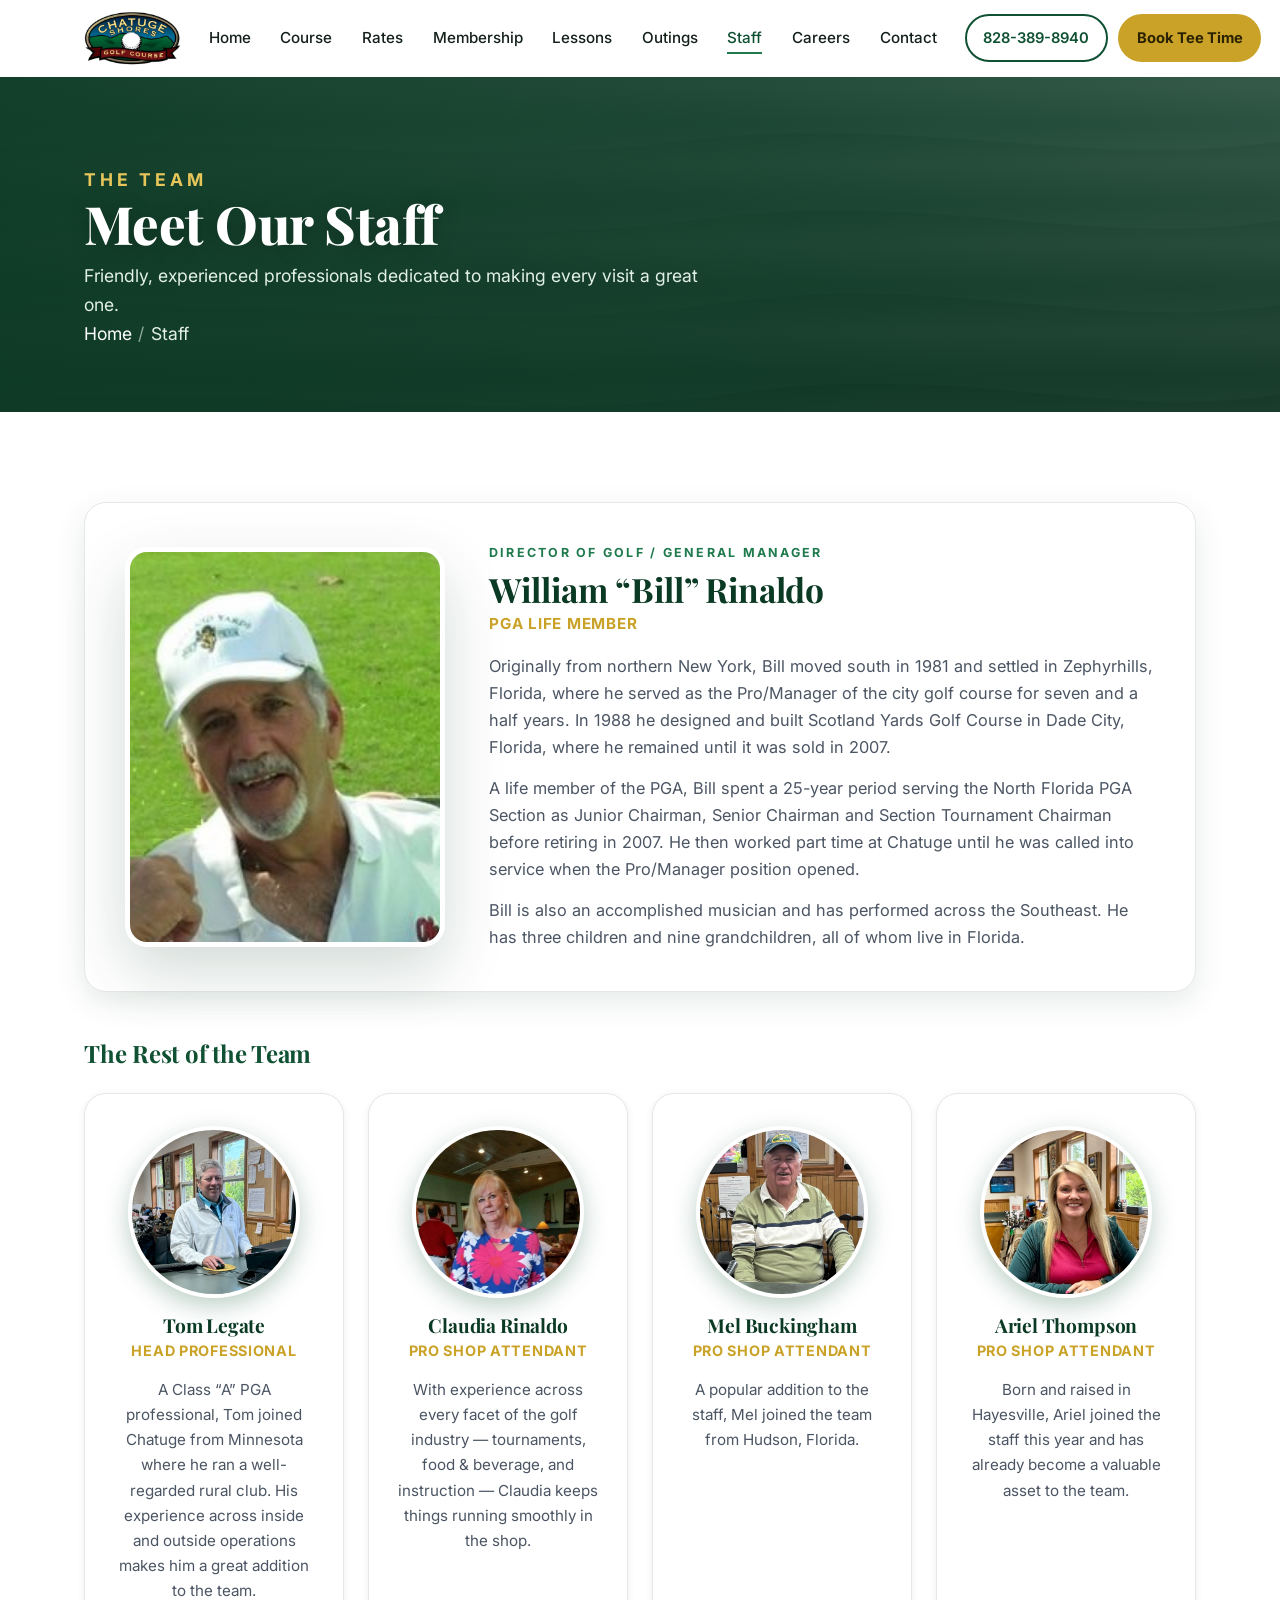
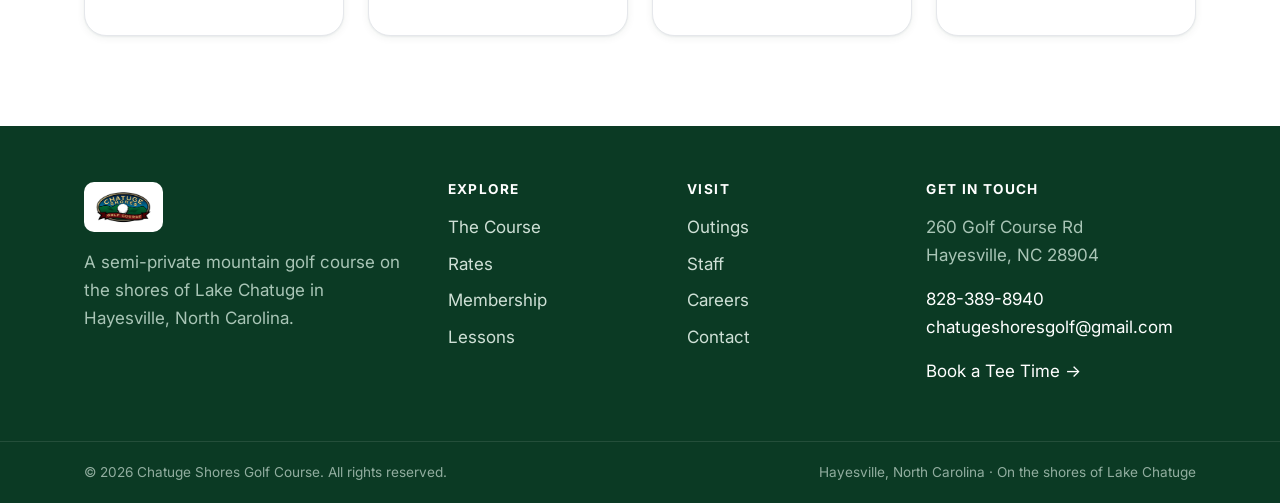
<file: staff.html>
<!DOCTYPE html>
<html lang="en">
<head>
  <meta charset="UTF-8" />
  <meta name="viewport" content="width=device-width, initial-scale=1.0" />
  <title>Meet Our Staff | Chatuge Shores Golf Course</title>
  <meta name="description" content="Meet the team at Chatuge Shores Golf Course — Director of Golf Bill Rinaldo, Head Professional Tom Legate and our friendly pro shop staff." />
  <meta name="theme-color" content="#0f5132" />
  <link rel="icon" type="image/svg+xml" href="assets/favicon.svg" />
  <link rel="preconnect" href="https://fonts.googleapis.com" />
  <link rel="preconnect" href="https://fonts.gstatic.com" crossorigin />
  <link href="https://fonts.googleapis.com/css2?family=Playfair+Display:wght@600;700;800&family=Inter:wght@400;500;600;700&display=swap" rel="stylesheet" />
  <link rel="stylesheet" href="styles/style.css" />
</head>
<body>
  <a class="skip-link" href="#main">Skip to content</a>

  <header class="site-header" id="siteHeader">
    <div class="container header-inner">
      <a href="index.html" class="brand" aria-label="Chatuge Shores Golf Course home">
        <img src="assets/logo.png" alt="Chatuge Shores Golf Course" class="brand-logo" />
      </a>
      <nav class="main-nav" aria-label="Primary">
        <ul>
          <li><a href="index.html" data-nav="home">Home</a></li>
          <li><a href="course.html" data-nav="course">Course</a></li>
          <li><a href="rates.html" data-nav="rates">Rates</a></li>
          <li><a href="membership.html" data-nav="membership">Membership</a></li>
          <li><a href="instruction.html" data-nav="instruction">Lessons</a></li>
          <li><a href="outings.html" data-nav="outings">Outings</a></li>
          <li><a href="staff.html" data-nav="staff">Staff</a></li>
          <li><a href="careers.html" data-nav="careers">Careers</a></li>
          <li><a href="contact.html" data-nav="contact">Contact</a></li>
        </ul>
      </nav>
      <div class="header-actions">
        <a href="tel:+18283898940" class="btn btn-outline">828-389-8940</a>
        <a href="https://chatuge-shores-golf-course.book.teeitup.com/?course=8101" target="_blank" rel="noopener" class="btn btn-book">Book Tee Time</a>
      </div>
      <button class="nav-toggle" id="navToggle" aria-label="Open menu" aria-expanded="false" aria-controls="mobileNav">
        <span></span><span></span><span></span>
      </button>
    </div>
    <nav class="mobile-nav" id="mobileNav" aria-label="Mobile">
      <ul>
        <li><a href="index.html">Home</a></li>
        <li><a href="course.html">Course</a></li>
        <li><a href="rates.html">Rates</a></li>
        <li><a href="membership.html">Membership</a></li>
        <li><a href="instruction.html">Lessons</a></li>
        <li><a href="outings.html">Outings</a></li>
        <li><a href="staff.html">Staff</a></li>
        <li><a href="careers.html">Careers</a></li>
        <li><a href="contact.html">Contact</a></li>
        <li><a href="https://chatuge-shores-golf-course.book.teeitup.com/?course=8101" target="_blank" rel="noopener" class="mobile-call">Book a Tee Time Online</a></li>
        <li><a href="tel:+18283898940" class="mobile-call">Call 828-389-8940</a></li>
      </ul>
    </nav>
  </header>

  <main id="main">
    <section class="page-banner">
      <div class="container">
        <p class="eyebrow">The Team</p>
        <h1>Meet Our Staff</h1>
        <p>Friendly, experienced professionals dedicated to making every visit a great one.</p>
        <p class="breadcrumb"><a href="index.html">Home</a><span>/</span>Staff</p>
      </div>
    </section>

    <section class="section">
      <div class="container">
        <article class="staff-featured">
          <img class="staff-photo-lg" src="assets/staff/bill.jpg" alt="William &quot;Bill&quot; Rinaldo, Director of Golf and General Manager" />
          <div>
            <p class="staff-eyebrow">Director of Golf / General Manager</p>
            <h3>William &ldquo;Bill&rdquo; Rinaldo</h3>
            <p class="staff-role">PGA Life Member</p>
            <p class="staff-bio">Originally from northern New York, Bill moved south in 1981 and settled in Zephyrhills, Florida, where he served as the Pro/Manager of the city golf course for seven and a half years. In 1988 he designed and built Scotland Yards Golf Course in Dade City, Florida, where he remained until it was sold in 2007.</p>
            <p class="staff-bio">A life member of the PGA, Bill spent a 25-year period serving the North Florida PGA Section as Junior Chairman, Senior Chairman and Section Tournament Chairman before retiring in 2007. He then worked part time at Chatuge until he was called into service when the Pro/Manager position opened.</p>
            <p class="staff-bio">Bill is also an accomplished musician and has performed across the Southeast. He has three children and nine grandchildren, all of whom live in Florida.</p>
          </div>
        </article>

        <div class="team-subhead">
          <h3>The Rest of the Team</h3>
        </div>
        <div class="staff-grid">
          <article class="staff-card">
            <img class="staff-photo" src="assets/staff/tom.jpg" alt="Tom Legate, Head Professional" loading="lazy" />
            <h3>Tom Legate</h3>
            <p class="staff-role">Head Professional</p>
            <p class="staff-bio">A Class &ldquo;A&rdquo; PGA professional, Tom joined Chatuge from Minnesota where he ran a well-regarded rural club. His experience across inside and outside operations makes him a great addition to the team.</p>
          </article>
          <article class="staff-card">
            <img class="staff-photo" src="assets/staff/claudia.jpg" alt="Claudia Rinaldo, Pro Shop Attendant" loading="lazy" />
            <h3>Claudia Rinaldo</h3>
            <p class="staff-role">Pro Shop Attendant</p>
            <p class="staff-bio">With experience across every facet of the golf industry &mdash; tournaments, food &amp; beverage, and instruction &mdash; Claudia keeps things running smoothly in the shop.</p>
          </article>
          <article class="staff-card">
            <img class="staff-photo" src="assets/staff/mel.jpg" alt="Mel Buckingham, Pro Shop Attendant" loading="lazy" />
            <h3>Mel Buckingham</h3>
            <p class="staff-role">Pro Shop Attendant</p>
            <p class="staff-bio">A popular addition to the staff, Mel joined the team from Hudson, Florida.</p>
          </article>
          <article class="staff-card">
            <img class="staff-photo" src="assets/staff/ariel.jpg" alt="Ariel Thompson, Pro Shop Attendant" loading="lazy" />
            <h3>Ariel Thompson</h3>
            <p class="staff-role">Pro Shop Attendant</p>
            <p class="staff-bio">Born and raised in Hayesville, Ariel joined the staff this year and has already become a valuable asset to the team.</p>
          </article>
        </div>
      </div>
    </section>
  </main>

  <footer class="site-footer">
    <div class="container footer-grid">
      <div class="footer-brand">
        <img src="assets/logo.png" alt="Chatuge Shores Golf Course" class="footer-logo" />
        <p>A semi-private mountain golf course on the shores of Lake Chatuge in Hayesville, North Carolina.</p>
      </div>
      <div class="footer-col">
        <h4>Explore</h4>
        <ul>
          <li><a href="course.html">The Course</a></li>
          <li><a href="rates.html">Rates</a></li>
          <li><a href="membership.html">Membership</a></li>
          <li><a href="instruction.html">Lessons</a></li>
        </ul>
      </div>
      <div class="footer-col">
        <h4>Visit</h4>
        <ul>
          <li><a href="outings.html">Outings</a></li>
          <li><a href="staff.html">Staff</a></li>
          <li><a href="careers.html">Careers</a></li>
          <li><a href="contact.html">Contact</a></li>
        </ul>
      </div>
      <div class="footer-col footer-contact">
        <h4>Get in Touch</h4>
        <p>260 Golf Course Rd<br />Hayesville, NC 28904</p>
        <p><a href="tel:+18283898940">828-389-8940</a><br /><a href="mailto:chatugeshoresgolf@gmail.com">chatugeshoresgolf@gmail.com</a></p>
        <p><a href="https://chatuge-shores-golf-course.book.teeitup.com/?course=8101" target="_blank" rel="noopener">Book a Tee Time &rarr;</a></p>
      </div>
    </div>
    <div class="footer-bottom">
      <div class="container">
        <p>&copy; <span id="year"></span> Chatuge Shores Golf Course. All rights reserved.</p>
        <p>Hayesville, North Carolina &middot; On the shores of Lake Chatuge</p>
      </div>
    </div>
  </footer>

  <a href="tel:+18283898940" class="fab-call" aria-label="Call Chatuge Shores Golf Course">
    <svg viewBox="0 0 24 24" width="24" height="24" aria-hidden="true"><path fill="currentColor" d="M6.62 10.79a15.05 15.05 0 0 0 6.59 6.59l2.2-2.2a1 1 0 0 1 1.02-.24 11.36 11.36 0 0 0 3.57.57 1 1 0 0 1 1 1V20a1 1 0 0 1-1 1A17 17 0 0 1 3 4a1 1 0 0 1 1-1h3.5a1 1 0 0 1 1 1c0 1.25.2 2.45.57 3.57a1 1 0 0 1-.25 1.02l-2.2 2.2Z"/></svg>
  </a>

  <script src="scripts/main.js" defer></script>
</body>
</html>
</file>
<file: styles/style.css>
/* ==========================================================================
   Chatuge Shores Golf Course — Design System
   ========================================================================== */

:root {
  --green-900: #0b3a24;
  --green-800: #0f5132;
  --green-700: #17643f;
  --green-600: #1f7a4d;
  --green-500: #2d8a4e;
  --green-100: #e7f2ec;
  --gold: #c9a227;
  --gold-light: #e6c65a;
  --sand: #f6ecc9;
  --lake: #3d84c6;
  --ink: #14201a;
  --slate: #4b5563;
  --muted: #6b7280;
  --line: #e5e7eb;
  --bg: #ffffff;
  --bg-alt: #f4f7f4;
  --white: #ffffff;

  --font-serif: "Playfair Display", Georgia, "Times New Roman", serif;
  --font-sans: "Inter", -apple-system, BlinkMacSystemFont, "Segoe UI", Roboto, Helvetica, Arial, sans-serif;

  --radius: 14px;
  --radius-lg: 22px;
  --shadow-sm: 0 1px 2px rgba(11, 58, 36, 0.06), 0 2px 8px rgba(11, 58, 36, 0.06);
  --shadow-md: 0 10px 30px rgba(11, 58, 36, 0.10);
  --shadow-lg: 0 24px 60px rgba(11, 58, 36, 0.18);
  --container: 1160px;
  --header-h: 76px;
  --ease: cubic-bezier(0.22, 1, 0.36, 1);
}

/* ---------- Reset ---------- */
*, *::before, *::after { box-sizing: border-box; }
html { scroll-behavior: smooth; scroll-padding-top: calc(var(--header-h) + 10px); -webkit-text-size-adjust: 100%; }
body {
  margin: 0;
  font-family: var(--font-sans);
  color: var(--ink);
  background: var(--bg);
  line-height: 1.65;
  font-size: 17px;
  -webkit-font-smoothing: antialiased;
}
img, svg, iframe { display: block; max-width: 100%; }
a { color: var(--green-700); text-decoration: none; }
a:hover { text-decoration: underline; }
ul { margin: 0; padding: 0; list-style: none; }
h1, h2, h3, h4 { font-family: var(--font-serif); line-height: 1.12; color: var(--green-900); margin: 0 0 .5em; letter-spacing: -0.01em; }
h1 { font-size: clamp(2.4rem, 6vw, 4.2rem); font-weight: 800; }
h2 { font-size: clamp(1.9rem, 3.6vw, 2.9rem); font-weight: 700; }
h3 { font-size: 1.3rem; font-weight: 700; }
p { margin: 0 0 1rem; }

.container { width: 100%; max-width: var(--container); margin: 0 auto; padding: 0 24px; }

.eyebrow {
  text-transform: uppercase;
  letter-spacing: 0.22em;
  font-size: 0.78rem;
  font-weight: 700;
  color: var(--green-600);
  margin: 0 0 0.6rem;
}
.eyebrow.light { color: var(--gold-light); }

.skip-link {
  position: absolute; left: -999px; top: 0; z-index: 200;
  background: var(--green-800); color: #fff; padding: 10px 16px; border-radius: 0 0 8px 0;
}
.skip-link:focus { left: 0; }

/* ---------- Buttons ---------- */
.btn {
  display: inline-flex; align-items: center; justify-content: center; gap: 0.5rem;
  font-family: var(--font-sans); font-weight: 600; font-size: 0.98rem;
  padding: 0.85rem 1.5rem; border-radius: 999px; cursor: pointer;
  border: 2px solid transparent; transition: transform .25s var(--ease), box-shadow .25s var(--ease), background .2s, color .2s, border-color .2s;
  text-decoration: none; white-space: nowrap;
}
.btn:hover { text-decoration: none; transform: translateY(-2px); }
.btn-primary { background: var(--green-800); color: #fff; box-shadow: var(--shadow-sm); }
.btn-primary:hover { background: var(--green-700); box-shadow: var(--shadow-md); }
.btn-outline { background: transparent; color: var(--green-800); border-color: var(--green-800); }
.btn-outline:hover { background: var(--green-800); color: #fff; }
.btn-ghost { background: rgba(255,255,255,0.12); color: #fff; border-color: rgba(255,255,255,0.6); backdrop-filter: blur(4px); }
.btn-ghost:hover { background: #fff; color: var(--green-800); border-color: #fff; }
.btn-block { display: flex; width: 100%; margin-top: 0.5rem; }
.btn-call { background: var(--gold); color: #2b2200; font-weight: 700; }
.btn-call:hover { background: var(--gold-light); }
.btn-book { background: var(--gold); color: #2b2200; font-weight: 700; }
.btn-book:hover { background: var(--gold-light); }
.btn-lg { padding: 1rem 2rem; font-size: 1.05rem; }

/* ---------- Header ---------- */
.site-header {
  position: sticky; top: 0; z-index: 100;
  background: rgba(255,255,255,0.82);
  backdrop-filter: saturate(160%) blur(12px);
  border-bottom: 1px solid transparent;
  transition: box-shadow .3s var(--ease), background .3s, border-color .3s;
}
.site-header.scrolled { box-shadow: var(--shadow-sm); border-bottom-color: var(--line); background: rgba(255,255,255,0.95); }
.header-inner { display: flex; align-items: center; gap: 1rem; height: var(--header-h); }
.brand { display: inline-flex; align-items: center; flex: none; }
.brand-logo { height: 60px; width: auto; flex: none; max-width: none; }
.main-nav { margin-left: auto; }
.main-nav ul { display: flex; gap: 0.35rem; }
.main-nav a {
  display: inline-block; padding: 0.5rem 0.75rem; border-radius: 8px;
  color: var(--ink); font-weight: 500; font-size: 0.95rem; position: relative;
}
.main-nav a::after {
  content: ""; position: absolute; left: 0.75rem; right: 0.75rem; bottom: 0.3rem; height: 2px;
  background: var(--green-600); transform: scaleX(0); transform-origin: left; transition: transform .25s var(--ease);
}
.main-nav a:hover { text-decoration: none; color: var(--green-800); }
.main-nav a:hover::after, .main-nav a.active::after { transform: scaleX(1); }
.main-nav a.active { color: var(--green-800); }
.header-call { padding: 0.6rem 1.1rem; }

.nav-toggle { display: none; flex-direction: column; gap: 5px; width: 44px; height: 44px; border: 0; background: transparent; cursor: pointer; padding: 10px; margin-left: auto; }
.nav-toggle span { height: 2.5px; background: var(--green-900); border-radius: 2px; transition: transform .3s var(--ease), opacity .2s; }
.nav-toggle[aria-expanded="true"] span:nth-child(1) { transform: translateY(7.5px) rotate(45deg); }
.nav-toggle[aria-expanded="true"] span:nth-child(2) { opacity: 0; }
.nav-toggle[aria-expanded="true"] span:nth-child(3) { transform: translateY(-7.5px) rotate(-45deg); }

.mobile-nav { display: none; overflow: hidden; max-height: 0; transition: max-height .4s var(--ease); background: #fff; border-top: 1px solid var(--line); }
.mobile-nav.open { max-height: 640px; }
.mobile-nav ul { padding: 0.5rem 0; }
.mobile-nav a { display: block; padding: 0.9rem 24px; font-weight: 600; color: var(--ink); border-bottom: 1px solid var(--bg-alt); }
.mobile-nav a:hover { background: var(--green-100); text-decoration: none; }
.mobile-call { color: var(--green-800) !important; }

/* ---------- Hero ---------- */
.hero { position: relative; min-height: min(88vh, 760px); display: flex; align-items: center; overflow: hidden; }
.hero-media {
  position: absolute; inset: 0;
  background: url("../assets/hero.svg") center 60% / cover no-repeat;
  transform: scale(1.04);
}
.hero-video { position: absolute; inset: 0; width: 100%; height: 100%; object-fit: cover; z-index: 0; }
.hero-overlay {
  position: absolute; inset: 0;
  background: linear-gradient(100deg, rgba(11,58,36,0.82) 0%, rgba(11,58,36,0.55) 42%, rgba(11,58,36,0.12) 78%);
}
.hero-content { position: relative; z-index: 1; color: #fff; padding: 4rem 24px; }
.hero-inner { max-width: 640px; }
.hero-content .eyebrow { color: var(--gold-light); }
.hero h1 { color: #fff; text-shadow: 0 2px 24px rgba(0,0,0,0.25); }
.hero h1 span { color: var(--gold-light); font-style: italic; }
.hero-sub { font-size: 1.2rem; color: #eaf4ee; max-width: 560px; margin-bottom: 1.8rem; }
.hero-actions { display: flex; flex-wrap: wrap; gap: 0.9rem; margin-bottom: 2.2rem; }
.hero-badges { display: flex; flex-wrap: wrap; gap: 1.6rem; color: #dcefe3; font-size: 0.92rem; }
.hero-badges li { display: flex; flex-direction: column; }
.hero-badges strong { font-size: 1.35rem; color: #fff; font-family: var(--font-serif); }

/* ---------- Facts strip ---------- */
.facts { background: var(--green-800); color: #fff; }
.facts-grid { display: grid; grid-template-columns: repeat(4, 1fr); gap: 1rem; padding: 1.6rem 24px; }
.fact { text-align: center; padding: 0.4rem; border-right: 1px solid rgba(255,255,255,0.14); }
.fact:last-child { border-right: 0; }
.fact-num { display: block; font-family: var(--font-serif); font-size: clamp(1.6rem, 3vw, 2.3rem); font-weight: 800; color: var(--gold-light); }
.fact-label { font-size: 0.82rem; letter-spacing: 0.06em; text-transform: uppercase; color: #cfe4d7; }

/* ---------- Sections ---------- */
.section { padding: clamp(3.5rem, 7vw, 6.5rem) 0; }
.section-alt { background: var(--bg-alt); }
.section-dark { background: radial-gradient(120% 120% at 20% 0%, var(--green-700), var(--green-900)); color: #fff; }
.section-dark h2 { color: #fff; }
.section-head { max-width: 720px; margin-bottom: 2.6rem; }
.section-head.center { margin: 0 auto 2.8rem; text-align: center; }
.section-lead { font-size: 1.12rem; color: var(--slate); }
.section-dark .section-lead { color: #d9ebe0; }

/* ---------- About ---------- */
.about-grid { display: grid; grid-template-columns: 1.6fr 1fr; gap: 3rem; align-items: start; }
.about-copy p { color: var(--slate); }
.amenities { margin-top: 2rem; }
.amenities h3 { color: var(--green-800); margin-bottom: 0.9rem; }
.amenity-list { display: grid; grid-template-columns: 1fr 1fr; gap: 0.9rem 1.5rem; }
.amenity-list li { display: flex; align-items: center; gap: 0.7rem; font-weight: 600; color: var(--ink); }
.amenity-list svg { width: 26px; height: 26px; color: var(--green-600); background: var(--green-100); border-radius: 8px; padding: 4px; flex: none; }
.about-card {
  background: linear-gradient(160deg, var(--green-800), var(--green-700));
  color: #fff; padding: 2rem; border-radius: var(--radius-lg); box-shadow: var(--shadow-md);
  position: sticky; top: calc(var(--header-h) + 20px);
}
.about-card h3 { color: #fff; }
.about-card p { color: #d9ebe0; }
.about-card .btn-primary { background: #fff; color: var(--green-800); }
.about-card .btn-primary:hover { background: var(--gold-light); color: #2b2200; }
.about-card .btn-outline { color: #fff; border-color: rgba(255,255,255,0.7); }
.about-card .btn-outline:hover { background: #fff; color: var(--green-800); }

/* ---------- Scorecard ---------- */
.table-wrap { overflow-x: auto; border-radius: var(--radius); box-shadow: var(--shadow-sm); border: 1px solid var(--line); background: #fff; }
.scorecard { width: 100%; border-collapse: collapse; min-width: 460px; }
.scorecard th, .scorecard td { padding: 1rem 1.25rem; text-align: center; }
.scorecard thead th { background: var(--green-800); color: #fff; font-family: var(--font-sans); font-weight: 600; letter-spacing: 0.04em; text-transform: uppercase; font-size: 0.82rem; }
.scorecard thead th:first-child, .scorecard tbody th { text-align: left; }
.scorecard tbody th { font-family: var(--font-sans); font-weight: 700; color: var(--ink); display: flex; align-items: center; gap: 0.6rem; }
.scorecard tbody tr:nth-child(even) { background: var(--bg-alt); }
.scorecard tbody tr:hover { background: var(--green-100); }
.scorecard td { color: var(--slate); font-variant-numeric: tabular-nums; font-weight: 600; }
.tee { width: 14px; height: 14px; border-radius: 50%; display: inline-block; border: 2px solid rgba(0,0,0,0.15); flex: none; }
.tee-blue { background: #2f6fd0; }
.tee-white { background: #fff; }
.tee-gold { background: var(--gold); }
.tee-red { background: #d64545; }
.fineprint { margin-top: 1rem; color: var(--muted); font-size: 0.9rem; }

/* ---------- Cards (rates) ---------- */
.cards-3 { display: grid; grid-template-columns: repeat(3, 1fr); gap: 1.5rem; }
.rate-card {
  background: #fff; border: 1px solid var(--line); border-radius: var(--radius-lg);
  padding: 2rem; box-shadow: var(--shadow-sm); position: relative;
  transition: transform .3s var(--ease), box-shadow .3s var(--ease); display: flex; flex-direction: column;
}
.rate-card:hover { transform: translateY(-6px); box-shadow: var(--shadow-lg); }
.rate-card.featured { border-color: var(--green-600); box-shadow: var(--shadow-md); }
.rate-flag { position: absolute; top: -13px; left: 2rem; background: var(--gold); color: #2b2200; font-size: 0.72rem; font-weight: 800; text-transform: uppercase; letter-spacing: 0.08em; padding: 0.35rem 0.8rem; border-radius: 999px; }
.rate-desc { color: var(--slate); }
.tick-list { margin: 1rem 0 1.5rem; display: grid; gap: 0.6rem; flex: 1; }
.tick-list li { position: relative; padding-left: 1.7rem; color: var(--ink); }
.tick-list li::before {
  content: ""; position: absolute; left: 0; top: 0.35rem; width: 18px; height: 18px;
  background: var(--green-100); border-radius: 50%;
  background-image: url("data:image/svg+xml,%3Csvg xmlns='http://www.w3.org/2000/svg' viewBox='0 0 24 24' fill='%231f7a4d'%3E%3Cpath d='M9 16.2 4.8 12l-1.4 1.4L9 19 21 7l-1.4-1.4z'/%3E%3C/svg%3E");
  background-repeat: no-repeat; background-position: center; background-size: 14px;
}
.price-list { list-style: none; margin: 1rem 0 0.5rem; padding: 0; display: grid; gap: 0.25rem; flex: 1; }
.price-list li {
  display: flex; align-items: baseline; justify-content: space-between; gap: 1rem;
  padding: 0.7rem 0; border-bottom: 1px solid var(--line); color: var(--ink); font-weight: 600;
}
.price-list li:last-child { border-bottom: none; }
.price-amt { font-family: var(--font-serif); font-weight: 800; font-size: 1.3rem; color: var(--green-800); }

/* ---------- Membership / Careers feature lists ---------- */
.membership-grid, .careers-grid { display: grid; grid-template-columns: 1.1fr 0.9fr; gap: 3rem; align-items: center; }
.membership-grid p, .careers-grid p { color: var(--slate); }
.feature-list { display: grid; gap: 1rem; }
.feature-list li {
  background: #fff; border: 1px solid var(--line); border-left: 4px solid var(--green-600);
  border-radius: var(--radius); padding: 1.1rem 1.4rem; box-shadow: var(--shadow-sm);
  display: flex; flex-direction: column; transition: transform .25s var(--ease);
}
.feature-list li:hover { transform: translateX(4px); }
.feature-list strong { color: var(--green-900); font-family: var(--font-serif); font-size: 1.15rem; }
.feature-list span { color: var(--muted); font-size: 0.95rem; }

/* ---------- Instruction ---------- */
.instruction-grid { display: grid; grid-template-columns: 1fr 1.1fr; gap: 3rem; align-items: center; }
.instruction-card p { color: var(--slate); }
.instruction-contact { margin-top: 1.5rem; }
.instructor-figure { margin: 0 0 1.6rem; }
.instructor-figure img {
  width: 100%; max-height: 460px; object-fit: cover; object-position: center top;
  border-radius: var(--radius-lg); box-shadow: var(--shadow-md); background: var(--green-100);
}
.instructor-figure figcaption {
  margin-top: 0.75rem; font-family: var(--font-serif); color: var(--green-800);
  font-weight: 700; font-size: 1.05rem;
}
.instructor-figure figcaption span { display: block; font-family: var(--font-sans); font-weight: 700; font-size: 0.8rem; letter-spacing: 0.06em; text-transform: uppercase; color: var(--gold); margin-top: 0.15rem; }
.lesson-list { display: grid; gap: 1.2rem; }
.lesson-list li {
  background: #fff; border: 1px solid var(--line); border-radius: var(--radius);
  padding: 1.5rem 1.6rem; box-shadow: var(--shadow-sm); position: relative; padding-left: 4rem;
  transition: transform .25s var(--ease), box-shadow .25s var(--ease);
}
.lesson-list li:hover { transform: translateY(-4px); box-shadow: var(--shadow-md); }
.lesson-list li::before {
  content: ""; position: absolute; left: 1.4rem; top: 1.7rem; width: 14px; height: 14px; border-radius: 50%;
  background: var(--gold); box-shadow: 0 0 0 5px rgba(201,162,39,0.18);
}
.lesson-list h3 { margin-bottom: 0.25rem; color: var(--green-800); }
.lesson-list p { margin: 0; color: var(--slate); }

/* ---------- Outings ---------- */
.outing-features { display: grid; grid-template-columns: repeat(auto-fit, minmax(180px, 1fr)); gap: 1rem; margin-bottom: 2.5rem; }
.outing-feature {
  background: rgba(255,255,255,0.08); border: 1px solid rgba(255,255,255,0.18);
  border-radius: var(--radius); padding: 1.1rem 1.2rem; text-align: center; font-weight: 600;
  backdrop-filter: blur(4px); transition: background .25s, transform .25s var(--ease);
}
.outing-feature:hover { background: rgba(255,255,255,0.16); transform: translateY(-3px); }
.outings-cta { text-align: center; max-width: 560px; margin: 0 auto; }
.outings-cta p { color: #eaf4ee; font-size: 1.1rem; }

/* ---------- Staff ---------- */
.staff-grid { display: grid; grid-template-columns: repeat(auto-fit, minmax(240px, 1fr)); gap: 1.5rem; }
.staff-card {
  background: #fff; border: 1px solid var(--line); border-radius: var(--radius-lg);
  padding: 2rem 1.6rem; box-shadow: var(--shadow-sm); text-align: center;
  transition: transform .3s var(--ease), box-shadow .3s var(--ease);
}
.staff-card:hover { transform: translateY(-6px); box-shadow: var(--shadow-lg); }
.staff-avatar {
  width: 76px; height: 76px; border-radius: 50%; margin: 0 auto 1rem;
  display: grid; place-items: center; font-family: var(--font-serif); font-weight: 800; font-size: 1.5rem;
  color: #fff; background: linear-gradient(150deg, var(--green-600), var(--green-800));
  box-shadow: 0 8px 20px rgba(15,81,50,0.3);
}
.staff-card h3 { margin-bottom: 0.15rem; font-size: 1.2rem; }
.staff-role { color: var(--gold); font-weight: 700; font-size: 0.9rem; text-transform: uppercase; letter-spacing: 0.05em; margin-bottom: 0.9rem; }
.staff-bio { color: var(--slate); font-size: 0.95rem; margin: 0; }

/* ---------- Contact ---------- */
.contact-grid { display: grid; grid-template-columns: 0.9fr 1.1fr; gap: 2.5rem; align-items: stretch; }
.contact-list { display: grid; gap: 1.4rem; margin-bottom: 1.6rem; }
.contact-list li { display: flex; gap: 1rem; align-items: flex-start; }
.contact-list span:last-child { color: var(--slate); }
.contact-list strong { color: var(--green-900); }
.contact-icon {
  flex: none; width: 44px; height: 44px; border-radius: 12px; display: grid; place-items: center;
  background: var(--green-100); color: var(--green-700);
}
.map-wrap { border-radius: var(--radius-lg); overflow: hidden; box-shadow: var(--shadow-md); min-height: 380px; border: 1px solid var(--line); }
.map-wrap iframe { width: 100%; height: 100%; min-height: 380px; border: 0; }

/* ---------- Footer ---------- */
.site-footer { background: var(--green-900); color: #cfe0d6; }
.footer-grid { display: grid; grid-template-columns: 1.6fr 1fr 1fr 1.3fr; gap: 2rem; padding: 3.5rem 24px 2.5rem; }
.footer-logo { height: 50px; background: #fff; padding: 8px 12px; border-radius: 10px; margin-bottom: 1rem; }
.footer-brand p { color: #a9c5b6; max-width: 320px; }
.footer-col h4 { color: #fff; font-family: var(--font-sans); font-size: 0.85rem; text-transform: uppercase; letter-spacing: 0.1em; margin-bottom: 1rem; }
.footer-col ul { display: grid; gap: 0.55rem; }
.footer-col a { color: #cfe0d6; }
.footer-col a:hover { color: var(--gold-light); text-decoration: none; }
.footer-contact p { color: #a9c5b6; }
.footer-contact a { color: #fff; }
.footer-bottom { border-top: 1px solid rgba(255,255,255,0.1); }
.footer-bottom .container { display: flex; justify-content: space-between; flex-wrap: wrap; gap: 0.5rem; padding-top: 1.2rem; padding-bottom: 1.2rem; }
.footer-bottom p { margin: 0; font-size: 0.85rem; color: #91ad9f; }

/* ---------- Floating call button ---------- */
.fab-call {
  position: fixed; right: 20px; bottom: 20px; z-index: 90;
  width: 58px; height: 58px; border-radius: 50%; display: none; place-items: center;
  background: var(--gold); color: #2b2200; box-shadow: var(--shadow-lg);
  transition: transform .25s var(--ease); animation: fabPulse 2.6s infinite;
}
.fab-call:hover { transform: scale(1.08); text-decoration: none; }
@keyframes fabPulse { 0%, 100% { box-shadow: 0 0 0 0 rgba(201,162,39,0.5), var(--shadow-lg); } 50% { box-shadow: 0 0 0 12px rgba(201,162,39,0); } }

/* ---------- Scroll reveal ---------- */
.reveal { opacity: 0; transform: translateY(28px); transition: opacity .7s var(--ease), transform .7s var(--ease); }
.reveal.visible { opacity: 1; transform: none; }

/* ---------- Header actions (book + call) ---------- */
.header-actions { display: flex; align-items: center; gap: 0.6rem; }
.header-actions .btn { padding: 0.6rem 1.05rem; font-size: 0.92rem; }

/* ---------- Interior page banner ---------- */
.page-banner { position: relative; color: #fff; overflow: hidden; padding: clamp(3rem, 7vw, 5.5rem) 0 clamp(2.5rem, 5vw, 4rem); }
.page-banner::before {
  content: ""; position: absolute; inset: 0;
  background: url("../assets/hero.svg") center 60% / cover no-repeat;
  transform: scale(1.05);
}
.page-banner::after {
  content: ""; position: absolute; inset: 0;
  background: linear-gradient(100deg, rgba(11,58,36,0.9) 0%, rgba(11,58,36,0.7) 55%, rgba(11,58,36,0.45) 100%);
}
.page-banner .container { position: relative; z-index: 1; }
.page-banner h1 { color: #fff; font-size: clamp(2rem, 5vw, 3.3rem); text-shadow: 0 2px 20px rgba(0,0,0,0.25); margin-bottom: 0.5rem; }
.page-banner .eyebrow { color: var(--gold-light); }
.page-banner p { color: #e3f0e8; max-width: 620px; font-size: 1.1rem; margin: 0; }
.breadcrumb { margin-top: 1.2rem; font-size: 0.9rem; color: #cfe4d7; }
.breadcrumb a { color: #fff; }
.breadcrumb span { opacity: 0.6; margin: 0 0.4rem; }

/* ---------- Home quick links ---------- */
.quicklinks { display: grid; grid-template-columns: repeat(auto-fit, minmax(220px, 1fr)); gap: 1.4rem; }
.quicklink {
  display: block; background: #fff; border: 1px solid var(--line); border-radius: var(--radius-lg);
  padding: 1.8rem; box-shadow: var(--shadow-sm); color: var(--ink);
  transition: transform .3s var(--ease), box-shadow .3s var(--ease); position: relative; overflow: hidden;
}
.quicklink:hover { transform: translateY(-6px); box-shadow: var(--shadow-lg); text-decoration: none; }
.quicklink::after {
  content: ""; position: absolute; left: 0; bottom: 0; width: 100%; height: 4px;
  background: linear-gradient(90deg, var(--green-600), var(--gold)); transform: scaleX(0); transform-origin: left; transition: transform .3s var(--ease);
}
.quicklink:hover::after { transform: scaleX(1); }
.quicklink .ql-icon {
  width: 52px; height: 52px; border-radius: 14px; display: grid; place-items: center;
  background: var(--green-100); color: var(--green-700); margin-bottom: 1rem;
}
.quicklink .ql-icon svg { width: 28px; height: 28px; }
.quicklink h3 { margin-bottom: 0.3rem; color: var(--green-800); }
.quicklink p { margin: 0; color: var(--slate); font-size: 0.96rem; }
.quicklink .ql-more { display: inline-block; margin-top: 0.9rem; color: var(--green-700); font-weight: 700; font-size: 0.9rem; }

/* ---------- CTA band ---------- */
.cta-band { background: radial-gradient(120% 120% at 15% 0%, var(--green-700), var(--green-900)); color: #fff; text-align: center; }
.cta-band h2 { color: #fff; }
.cta-band p { color: #d9ebe0; max-width: 560px; margin: 0 auto 1.6rem; font-size: 1.1rem; }
.cta-band .btn-row { display: flex; gap: 0.9rem; justify-content: center; flex-wrap: wrap; }

/* ---------- Staff photos ---------- */
.staff-photo {
  width: 172px; height: 172px; border-radius: 50%; object-fit: cover; object-position: top; margin: 0 auto 1.1rem;
  border: 4px solid #fff; box-shadow: 0 8px 24px rgba(15,81,50,0.28); background: var(--green-100);
}

/* Featured staff member (Bill) */
.staff-featured {
  display: grid; grid-template-columns: 320px 1fr; gap: 2.75rem; align-items: center;
  background: #fff; border: 1px solid var(--line); border-radius: var(--radius-lg);
  padding: 2.5rem; box-shadow: var(--shadow-md); margin-bottom: 3rem;
}
.staff-featured .staff-photo-lg {
  width: 100%; aspect-ratio: 4 / 5; object-fit: cover; object-position: top;
  border-radius: var(--radius-lg); border: 5px solid #fff; background: var(--green-100);
  box-shadow: var(--shadow-lg);
}
.staff-featured .staff-eyebrow { color: var(--green-600); text-transform: uppercase; letter-spacing: 0.18em; font-size: 0.78rem; font-weight: 700; margin: 0 0 0.5rem; }
.staff-featured h3 { font-size: clamp(1.6rem, 3vw, 2.1rem); margin-bottom: 0.1rem; }
.staff-featured .staff-role { font-size: 0.95rem; margin-bottom: 1.1rem; }
.staff-featured .staff-bio { color: var(--slate); font-size: 1.02rem; margin-bottom: 0.9rem; }
.staff-featured .staff-bio:last-child { margin-bottom: 0; }
.team-subhead { margin: 0 0 1.6rem; }
.team-subhead h3 { color: var(--green-800); font-size: 1.5rem; margin: 0; }

/* ---------- Info cards (contact split) ---------- */
.info-card { background: #fff; border: 1px solid var(--line); border-radius: var(--radius-lg); padding: 2rem; box-shadow: var(--shadow-sm); }

/* ---------- Course layout & rules ---------- */
.layout-grid { display: grid; grid-template-columns: 1.15fr 0.85fr; gap: 2.5rem; align-items: start; }
.course-map-fig { margin: 0; }
.course-map {
  width: 100%; height: auto; border-radius: var(--radius-lg); background: #fff;
  border: 1px solid var(--line); box-shadow: var(--shadow-md); padding: 0.75rem;
}
.course-map-fig figcaption { margin-top: 0.85rem; color: var(--muted); font-size: 0.9rem; text-align: center; }
.rules-card { background: #fff; border: 1px solid var(--line); border-radius: var(--radius-lg); padding: 2rem; box-shadow: var(--shadow-sm); }
.rules-card h3 { color: var(--green-800); margin-bottom: 0.35rem; }
.rules-note { color: var(--muted); font-size: 0.92rem; font-style: italic; margin-bottom: 1.2rem; }
.rules-list { counter-reset: rule; display: grid; gap: 0.7rem; }
.rules-list li { position: relative; padding-left: 2.6rem; color: var(--ink); line-height: 1.45; }
.rules-list li::before {
  counter-increment: rule; content: counter(rule);
  position: absolute; left: 0; top: 0; width: 26px; height: 26px;
  display: grid; place-items: center; border-radius: 50%;
  background: var(--green-100); color: var(--green-700); font-weight: 700; font-size: 0.82rem;
  font-family: var(--font-sans);
}

/* ---------- Responsive ---------- */
@media (max-width: 1050px) {
  .main-nav, .header-actions { display: none; }
  .nav-toggle { display: flex; }
  .mobile-nav { display: block; }
  .about-grid, .membership-grid, .careers-grid, .instruction-grid, .contact-grid, .layout-grid { grid-template-columns: 1fr; }
  .staff-featured { grid-template-columns: 1fr; text-align: center; }
  .staff-featured .staff-photo-lg { max-width: 300px; margin: 0 auto; aspect-ratio: 4 / 5; }
  .about-card { position: static; }
  .cards-3 { grid-template-columns: 1fr; }
  .fab-call { display: grid; }
}
@media (max-width: 640px) {
  body { font-size: 16px; }
  .facts-grid { grid-template-columns: 1fr 1fr; gap: 0.5rem 0; }
  .fact:nth-child(2) { border-right: 0; }
  .amenity-list { grid-template-columns: 1fr; }
  .hero-content { padding: 3rem 24px; }
  .footer-grid { grid-template-columns: 1fr 1fr; }
  .footer-brand { grid-column: 1 / -1; }
}
@media (max-width: 420px) {
  .footer-grid { grid-template-columns: 1fr; }
  .hero-badges { gap: 1rem 1.2rem; }
}

@media (prefers-reduced-motion: reduce) {
  html { scroll-behavior: auto; }
  * { animation: none !important; transition: none !important; }
  .reveal { opacity: 1; transform: none; }
}
</file>
